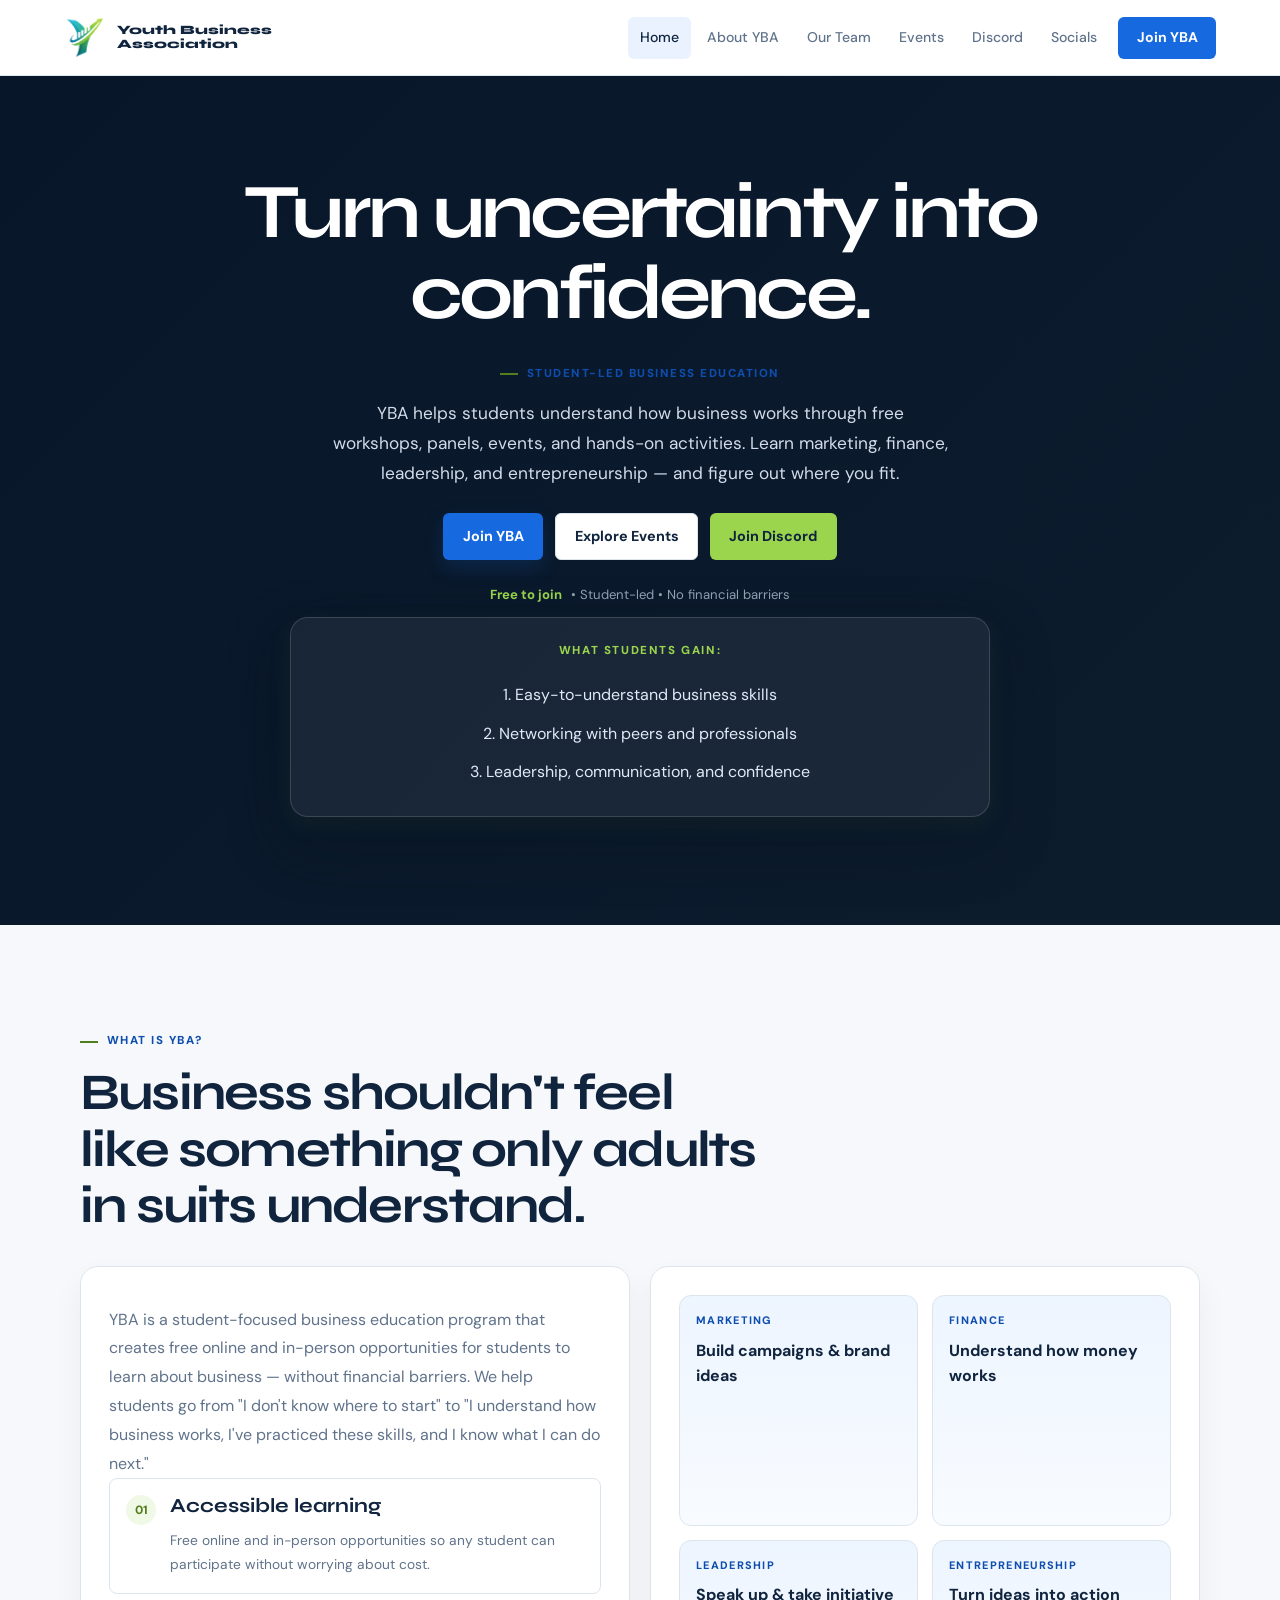
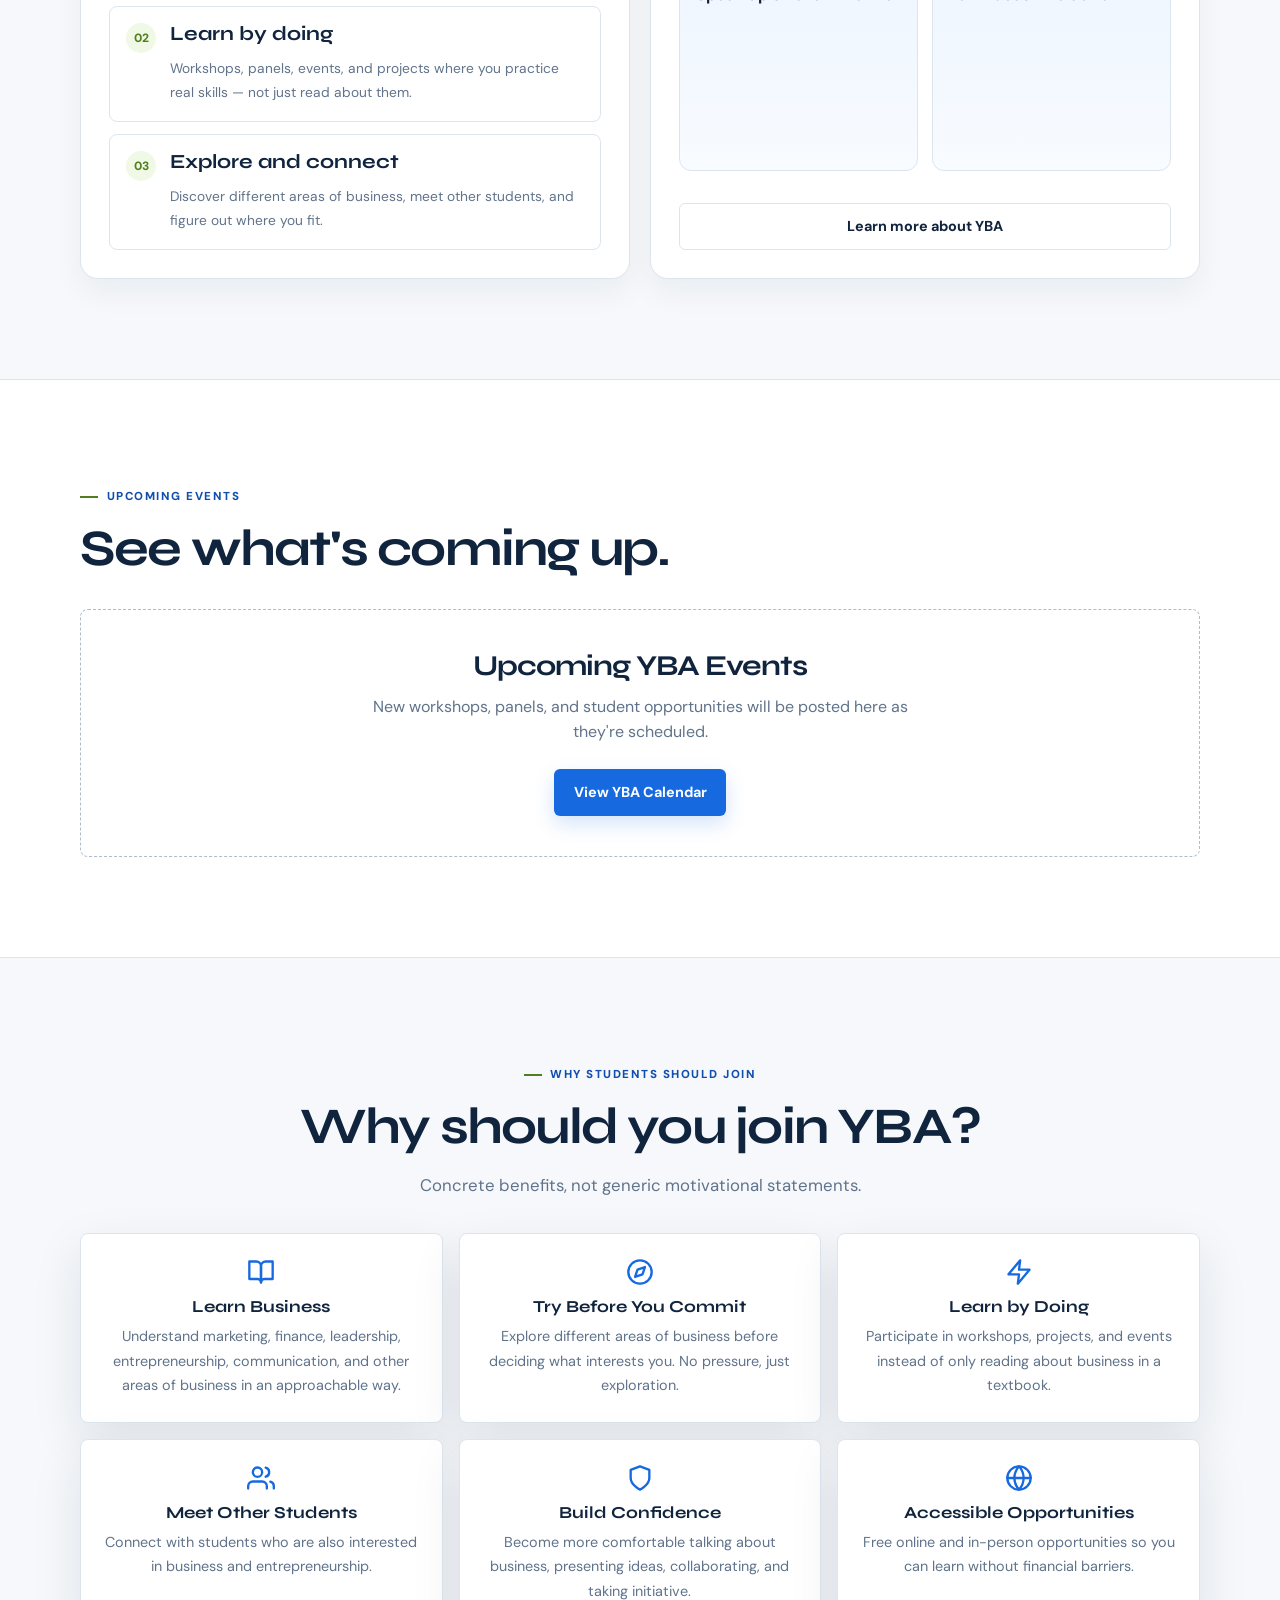
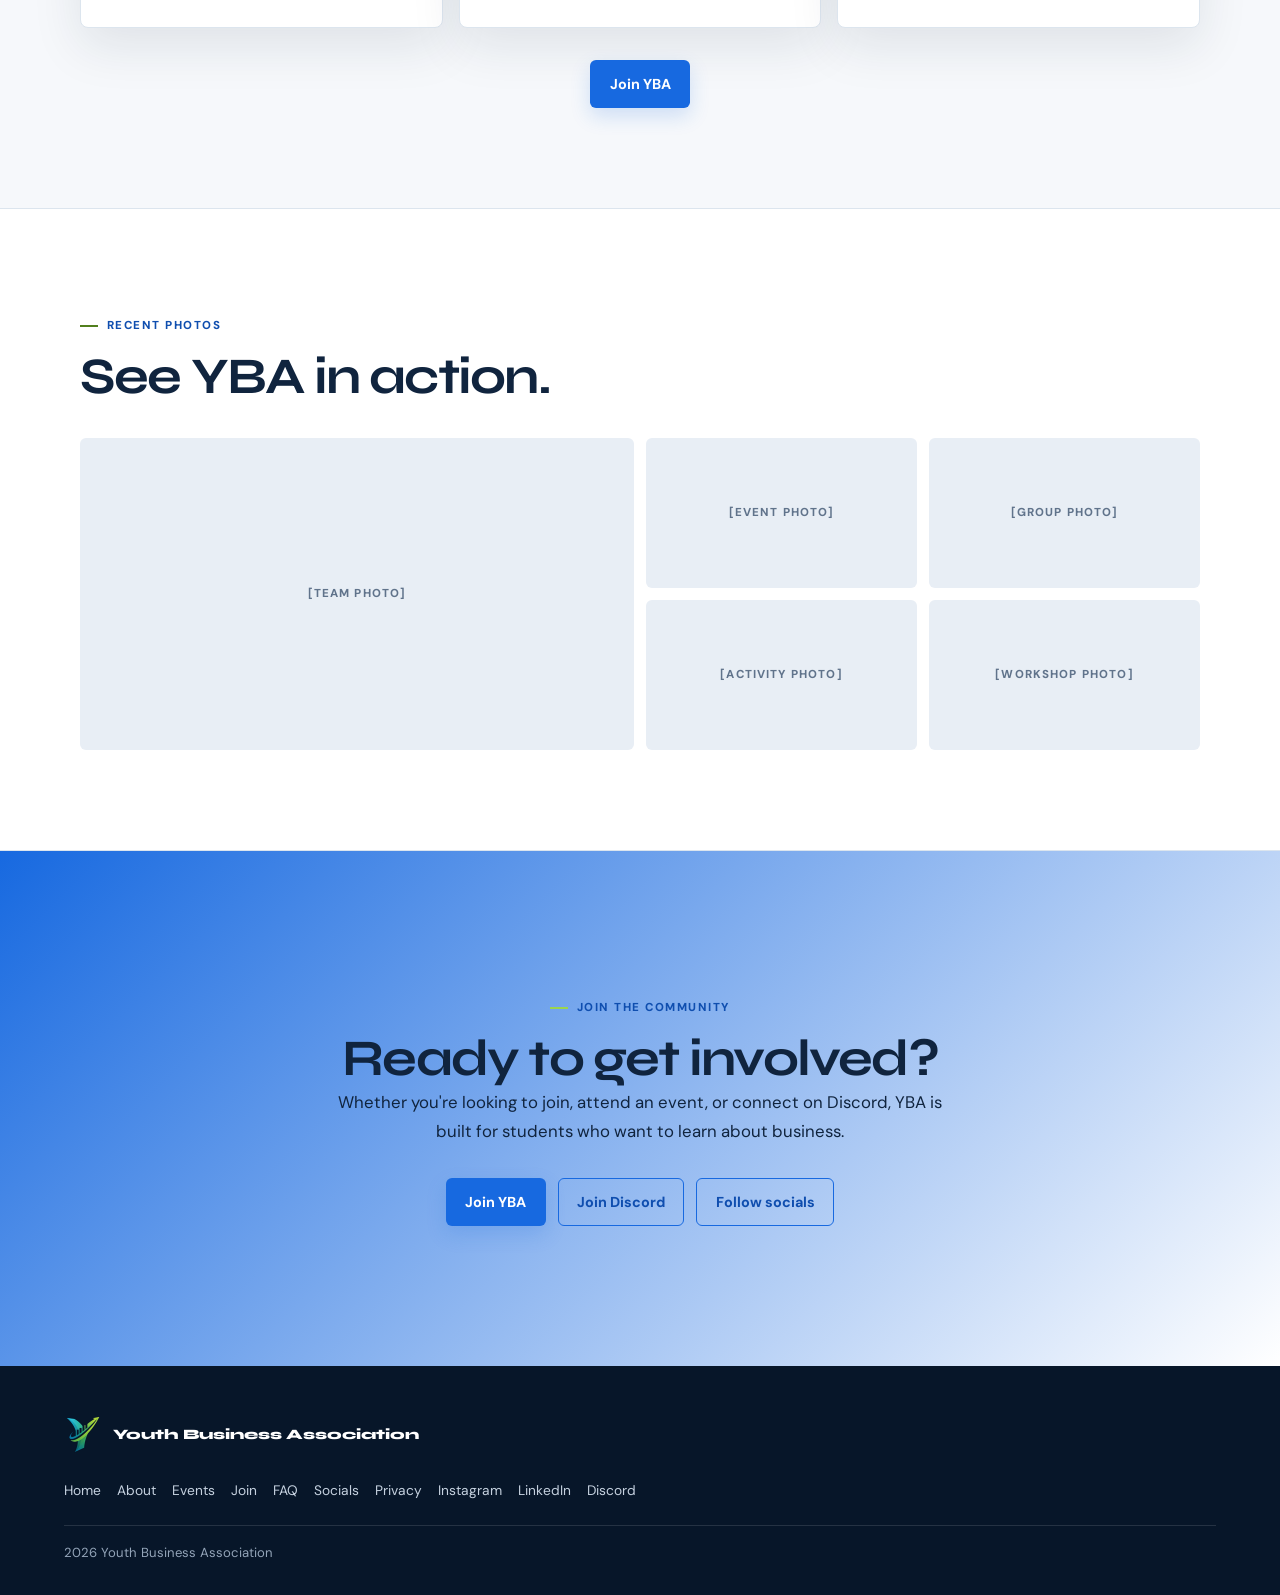
<file: index.html>
<!DOCTYPE html>
<html lang="en">
<head>
<meta charset="UTF-8">
<meta name="viewport" content="width=device-width, initial-scale=1.0">
<meta name="description" content="Youth Business Association is a free student business education program helping students learn, practice, and explore business through workshops, panels, events, and community.">
<meta name="author" content="Youth Business Association">
<meta name="robots" content="index,follow,max-image-preview:large">
<meta name="theme-color" content="#0a1628">
<link rel="canonical" href="https://youthbizassociation.github.io/yba/">
<meta property="og:title" content="Youth Business Association | Free Business Education for Students">
<meta property="og:description" content="YBA helps students learn business through free workshops, panels, events, and community. Explore marketing, finance, leadership, and entrepreneurship.">
<meta property="og:type" content="website">
<meta property="og:url" content="https://youthbizassociation.github.io/yba/">
<meta property="og:image" content="https://youthbizassociation.github.io/yba/images/logo-social.png">
<meta property="og:image:alt" content="Youth Business Association logo">
<meta property="og:image:width" content="512">
<meta property="og:image:height" content="550">
<meta property="og:site_name" content="Youth Business Association">
<meta name="twitter:card" content="summary_large_image">
<meta name="twitter:title" content="Youth Business Association | Free Business Education for Students">
<meta name="twitter:description" content="YBA helps students learn business through free workshops, panels, events, and community.">
<meta name="twitter:image" content="https://youthbizassociation.github.io/yba/images/logo-social.png">
<title>Youth Business Association | Free Business Education for Students</title>
<link rel="icon" type="image/png" href="images/logo-nav.png">
<link rel="apple-touch-icon" href="images/logo-nav.png">
<link rel="manifest" href="site.webmanifest">
<link rel="preconnect" href="https://fonts.googleapis.com">
<link rel="preconnect" href="https://fonts.gstatic.com" crossorigin>
<link href="https://fonts.googleapis.com/css2?family=Syne:wght@400;600;700;800&family=DM+Sans:ital,wght@0,300;0,400;0,500;1,300&display=swap" rel="stylesheet">
<link rel="preload" as="image" href="images/logo-nav.png">
<link rel="stylesheet" href="styles.css">
<script type="application/ld+json">
{
  "@context": "https://schema.org",
  "@graph": [
    {
      "@type": "Organization",
      "name": "Youth Business Association",
      "url": "https://youthbizassociation.github.io/yba/",
      "logo": "https://youthbizassociation.github.io/yba/images/logo-social.png",
      "email": "youthbusinessassociation@outlook.com",
      "description": "A student-focused business education program offering free workshops, panels, events, and community for students.",
      "foundingDate": "2025",
      "sameAs": [
        "https://www.instagram.com/youth_business.a",
        "https://www.linkedin.com/company/youth-biz-association/",
        "https://discord.gg/QXCjg9n4sF"
      ]
    },
    {
      "@type": "WebSite",
      "name": "Youth Business Association",
      "url": "https://youthbizassociation.github.io/yba/"
    }
  ]
}
</script>
</head>
<body data-page="home">
<nav aria-label="Primary">
  <a href="index.html" class="nav-logo" aria-label="Youth Business Association home">
    <img class="brand-mark" src="images/logo-nav.png" alt="" width="46" height="50" decoding="async">
    <div class="nav-brand">Youth Business<br>Association</div>
  </a>
  <div class="nav-actions">
    <button class="nav-toggle" type="button" aria-expanded="false" aria-controls="primary-nav" aria-label="Toggle navigation menu">
      <div class="nav-toggle__icon" aria-hidden="true">
        <span></span>
        <span></span>
        <span></span>
      </div>
    </button>
    <ul class="nav-links" id="primary-nav" role="list">
      <li><a href="index.html">Home</a></li>
      <li><a href="about.html">About YBA</a></li>
      <li><a href="about.html#team">Our Team</a></li>
      <li><a href="events.html">Events</a></li>
      <li><a href="https://discord.gg/QXCjg9n4sF" target="_blank" rel="noopener noreferrer">Discord</a></li>
      <li><a href="socials.html">Socials</a></li>
      <li><a href="join.html" class="nav-cta">Join YBA</a></li>
    </ul>
  </div>
</nav>

<main id="main-content" class="page-main">
  <section class="yba-hero">
    <div class="container yba-hero__inner">
      <h1 class="yba-hero__title reveal">Turn uncertainty into confidence.</h1>
      <div class="yba-hero__content reveal">
        <div class="eyebrow">Student-led business education</div>
        <p class="lead">YBA helps students understand how business works through free workshops, panels, events, and hands-on activities. Learn marketing, finance, leadership, and entrepreneurship — and figure out where you fit.</p>
        <div class="btn-row">
          <a href="join.html" class="btn btn-primary">Join YBA</a>
          <a href="events.html" class="btn btn-ghost">Explore Events</a>
          <a href="https://discord.gg/QXCjg9n4sF" class="btn btn-green" target="_blank" rel="noopener noreferrer">Join Discord</a>
        </div>
        <div class="hero-note"><strong>Free to join</strong> • Student-led • No financial barriers</div>
      </div>
      <div class="yba-hero__panel reveal">
        <div class="yba-panel-card">
          <div class="panel-kicker">What students gain:</div>
          <ul>
            <li>1. Easy-to-understand business skills</li>
            <li>2. Networking with peers and professionals</li>
            <li>3. Leadership, communication, and confidence</li>
          </ul>
        </div>
      </div>
    </div>
  </section>

  <section class="section">
    <div class="container">
      <div class="section-heading">
        <div class="eyebrow">What is YBA?</div>
        <h2>Business shouldn't feel like something only adults in suits understand.</h2>
      </div>
      <div class="split-grid">
        <div class="feature-panel reveal">
          <p>YBA is a student-focused business education program that creates free online and in-person opportunities for students to learn about business — without financial barriers. We help students go from "I don't know where to start" to "I understand how business works, I've practiced these skills, and I know what I can do next."</p>
          <div class="value-list">
            <div class="value-item">
              <div class="value-icon">01</div>
              <div>
                <h3>Accessible learning</h3>
                <p>Free online and in-person opportunities so any student can participate without worrying about cost.</p>
              </div>
            </div>
            <div class="value-item">
              <div class="value-icon">02</div>
              <div>
                <h3>Learn by doing</h3>
                <p>Workshops, panels, events, and projects where you practice real skills — not just read about them.</p>
              </div>
            </div>
            <div class="value-item">
              <div class="value-icon">03</div>
              <div>
                <h3>Explore and connect</h3>
                <p>Discover different areas of business, meet other students, and figure out where you fit.</p>
              </div>
            </div>
          </div>
        </div>
        <div class="feature-panel reveal">
          <div class="mini-grid">
            <div class="mini-card">
              <span>Marketing</span>
              <strong>Build campaigns &amp; brand ideas</strong>
            </div>
            <div class="mini-card">
              <span>Finance</span>
              <strong>Understand how money works</strong>
            </div>
            <div class="mini-card">
              <span>Leadership</span>
              <strong>Speak up &amp; take initiative</strong>
            </div>
            <div class="mini-card">
              <span>Entrepreneurship</span>
              <strong>Turn ideas into action</strong>
            </div>
          </div>
          <a href="about.html" class="btn btn-ghost btn-inline">Learn more about YBA</a>
        </div>
      </div>
    </div>
  </section>

  <section class="section section--tint">
    <div class="container">
      <div class="section-heading">
        <div class="eyebrow">Upcoming events</div>
        <h2>See what's coming up.</h2>
      </div>
      <div class="empty-state">
        <h2>Upcoming YBA Events</h2>
        <p>New workshops, panels, and student opportunities will be posted here as they're scheduled.</p>
        <a href="events.html#calendar" class="btn btn-primary" style="margin-top: 1.5rem;">View YBA Calendar</a>
      </div>
    </div>
  </section>

  <section class="section">
    <div class="container">
      <div class="section-heading center">
        <div class="eyebrow">Why students should join</div>
        <h2>Why should you join YBA?</h2>
        <p>Concrete benefits, not generic motivational statements.</p>
      </div>
      <div class="why-join-grid">
        <article class="why-join-card reveal">
          <div class="why-join-icon" aria-hidden="true"><svg width="28" height="28" viewBox="0 0 24 24" fill="none" stroke="currentColor" stroke-width="2" stroke-linecap="round" stroke-linejoin="round"><path d="M2 3h6a4 4 0 0 1 4 4v14a3 3 0 0 0-3-3H2z"/><path d="M22 3h-6a4 4 0 0 0-4 4v14a3 3 0 0 1 3-3h7z"/></svg></div>
          <h3>Learn Business</h3>
          <p>Understand marketing, finance, leadership, entrepreneurship, communication, and other areas of business in an approachable way.</p>
        </article>
        <article class="why-join-card reveal">
          <div class="why-join-icon" aria-hidden="true"><svg width="28" height="28" viewBox="0 0 24 24" fill="none" stroke="currentColor" stroke-width="2" stroke-linecap="round" stroke-linejoin="round"><circle cx="12" cy="12" r="10"/><polygon points="16.24 7.76 14.12 14.12 7.76 16.24 9.88 9.88 16.24 7.76"/></svg></div>
          <h3>Try Before You Commit</h3>
          <p>Explore different areas of business before deciding what interests you. No pressure, just exploration.</p>
        </article>
        <article class="why-join-card reveal">
          <div class="why-join-icon" aria-hidden="true"><svg width="28" height="28" viewBox="0 0 24 24" fill="none" stroke="currentColor" stroke-width="2" stroke-linecap="round" stroke-linejoin="round"><polygon points="13 2 3 14 12 14 11 22 21 10 12 10 13 2"/></svg></div>
          <h3>Learn by Doing</h3>
          <p>Participate in workshops, projects, and events instead of only reading about business in a textbook.</p>
        </article>
        <article class="why-join-card reveal">
          <div class="why-join-icon" aria-hidden="true"><svg width="28" height="28" viewBox="0 0 24 24" fill="none" stroke="currentColor" stroke-width="2" stroke-linecap="round" stroke-linejoin="round"><path d="M17 21v-2a4 4 0 0 0-4-4H5a4 4 0 0 0-4 4v2"/><circle cx="9" cy="7" r="4"/><path d="M23 21v-2a4 4 0 0 0-3-3.87"/><path d="M16 3.13a4 4 0 0 1 0 7.75"/></svg></div>
          <h3>Meet Other Students</h3>
          <p>Connect with students who are also interested in business and entrepreneurship.</p>
        </article>
        <article class="why-join-card reveal">
          <div class="why-join-icon" aria-hidden="true"><svg width="28" height="28" viewBox="0 0 24 24" fill="none" stroke="currentColor" stroke-width="2" stroke-linecap="round" stroke-linejoin="round"><path d="M12 22s8-4 8-10V5l-8-3-8 3v7c0 6 8 10 8 10z"/></svg></div>
          <h3>Build Confidence</h3>
          <p>Become more comfortable talking about business, presenting ideas, collaborating, and taking initiative.</p>
        </article>
        <article class="why-join-card reveal">
          <div class="why-join-icon" aria-hidden="true"><svg width="28" height="28" viewBox="0 0 24 24" fill="none" stroke="currentColor" stroke-width="2" stroke-linecap="round" stroke-linejoin="round"><circle cx="12" cy="12" r="10"/><line x1="2" y1="12" x2="22" y2="12"/><path d="M12 2a15.3 15.3 0 0 1 4 10 15.3 15.3 0 0 1-4 10 15.3 15.3 0 0 1-4-10 15.3 15.3 0 0 1 4-10z"/></svg></div>
          <h3>Accessible Opportunities</h3>
          <p>Free online and in-person opportunities so you can learn without financial barriers.</p>
        </article>
      </div>
      <div class="btn-row center-row" style="margin-top: 2rem;">
        <a href="join.html" class="btn btn-primary">Join YBA</a>
      </div>
    </div>
  </section>



  <section class="section section--tint">
    <div class="container">
      <div class="section-heading">
        <div class="eyebrow">Recent photos</div>
        <h2>See YBA in action.</h2>
      </div>
      <div class="gallery-grid reveal">
        <div class="gallery-placeholder">[TEAM PHOTO]</div>
        <div class="gallery-placeholder">[EVENT PHOTO]</div>
        <div class="gallery-placeholder">[GROUP PHOTO]</div>
        <div class="gallery-placeholder">[ACTIVITY PHOTO]</div>
        <div class="gallery-placeholder">[WORKSHOP PHOTO]</div>
      </div>
    </div>
  </section>



  <section class="section cta-band">
    <div class="container cta-band__inner">
      <div class="section-heading center">
        <div class="eyebrow">Join the community</div>
        <h2>Ready to get involved?</h2>
        <p>Whether you're looking to join, attend an event, or connect on Discord, YBA is built for students who want to learn about business.</p>
      </div>
      <div class="btn-row center-row">
        <a href="join.html" class="btn btn-primary">Join YBA</a>
        <a href="https://discord.gg/QXCjg9n4sF" class="btn btn-ghost" target="_blank" rel="noopener noreferrer">Join Discord</a>
        <a href="https://www.instagram.com/youth_business.a" class="btn btn-ghost" target="_blank" rel="noopener noreferrer">Follow socials</a>
      </div>
    </div>
  </section>
</main>

<footer>
  <div class="footer-logo">
    <img src="images/logo-footer.png" alt="" width="38" height="41" decoding="async">
    <div class="footer-brand">Youth Business Association</div>
  </div>
  <div class="footer-links">
    <a href="index.html">Home</a>
    <a href="about.html">About</a>
    <a href="events.html">Events</a>
    <a href="join.html">Join</a>
    <a href="about.html#faq">FAQ</a>
    <a href="socials.html">Socials</a>
    <a href="privacy.html">Privacy</a>
    <a href="https://www.instagram.com/youth_business.a" target="_blank" rel="noopener noreferrer">Instagram</a>
    <a href="https://www.linkedin.com/company/youth-biz-association/" target="_blank" rel="noopener noreferrer">LinkedIn</a>
    <a href="https://discord.gg/QXCjg9n4sF" target="_blank" rel="noopener noreferrer">Discord</a>
  </div>
  <div class="footer-copy"><span id="copyright-year">2026</span> Youth Business Association</div>
</footer>



<script src="scripts/main.js" defer></script>
</body>
</html>
</file>
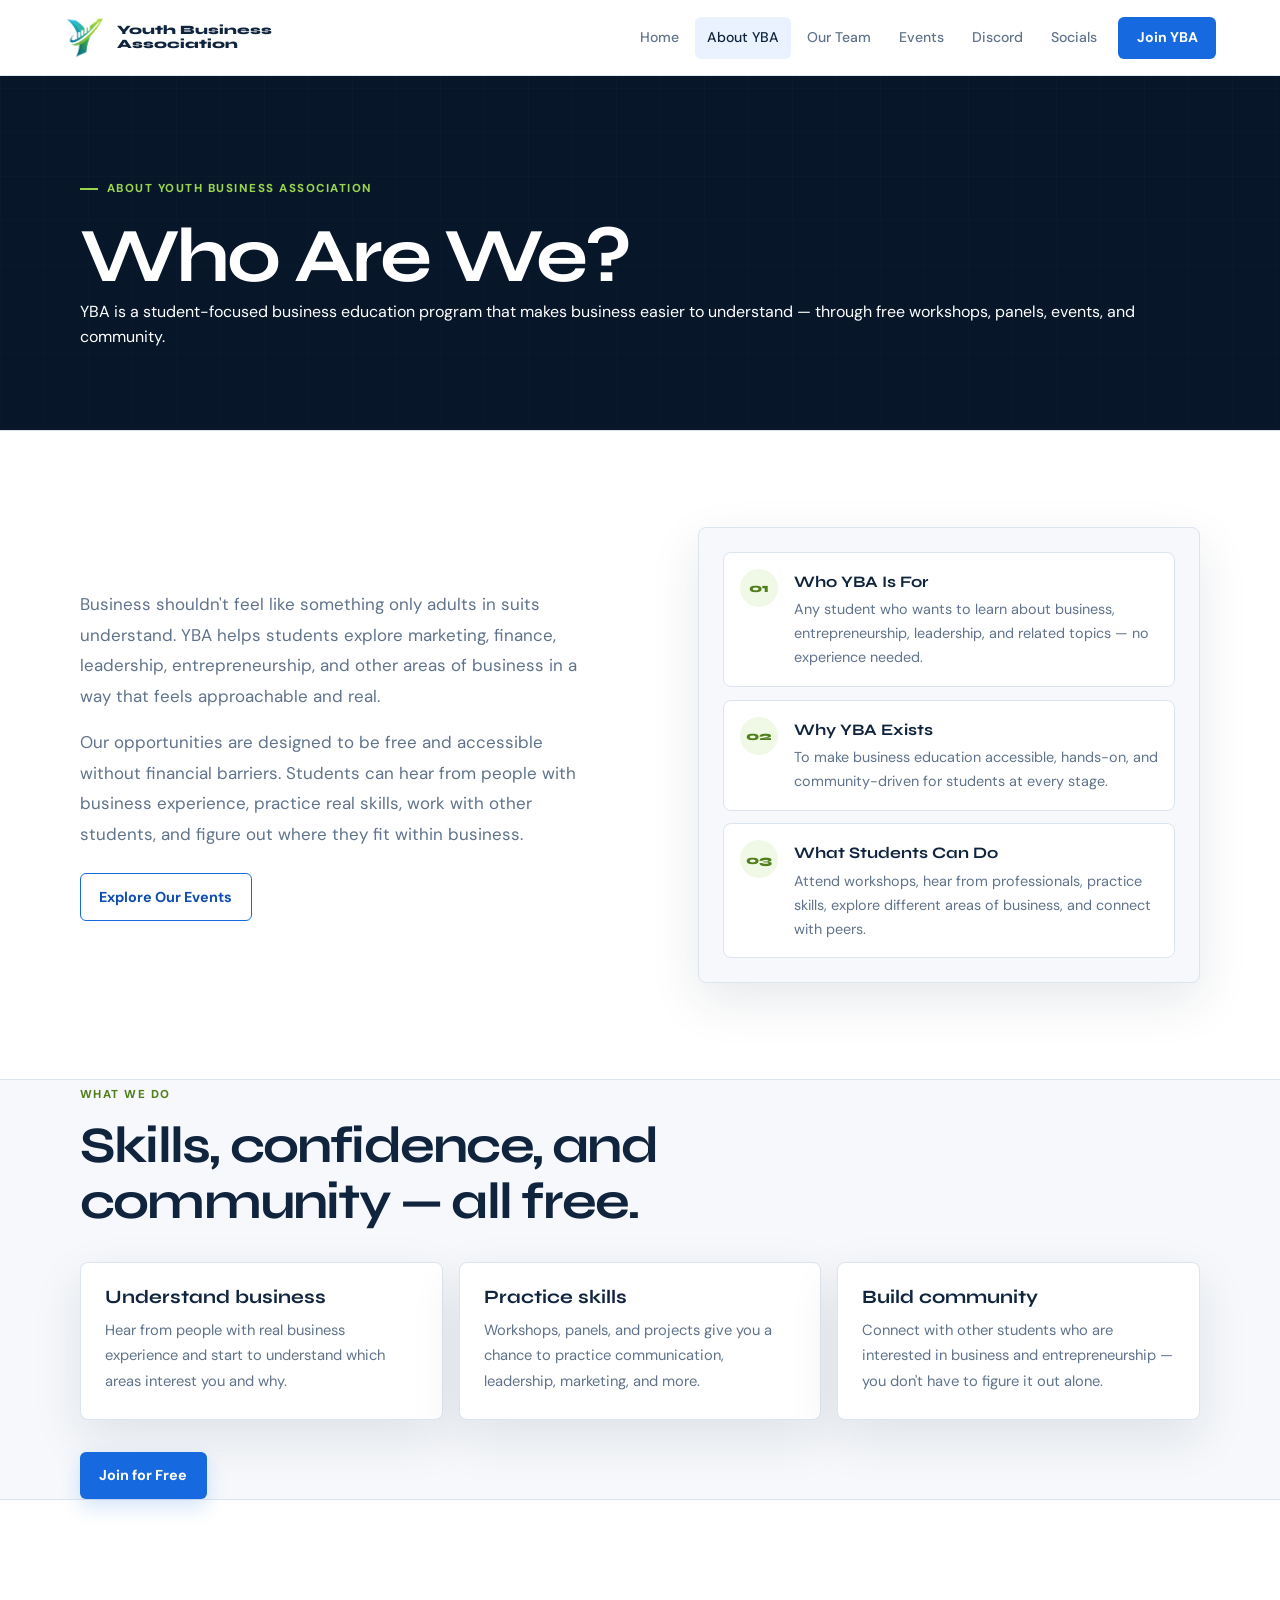
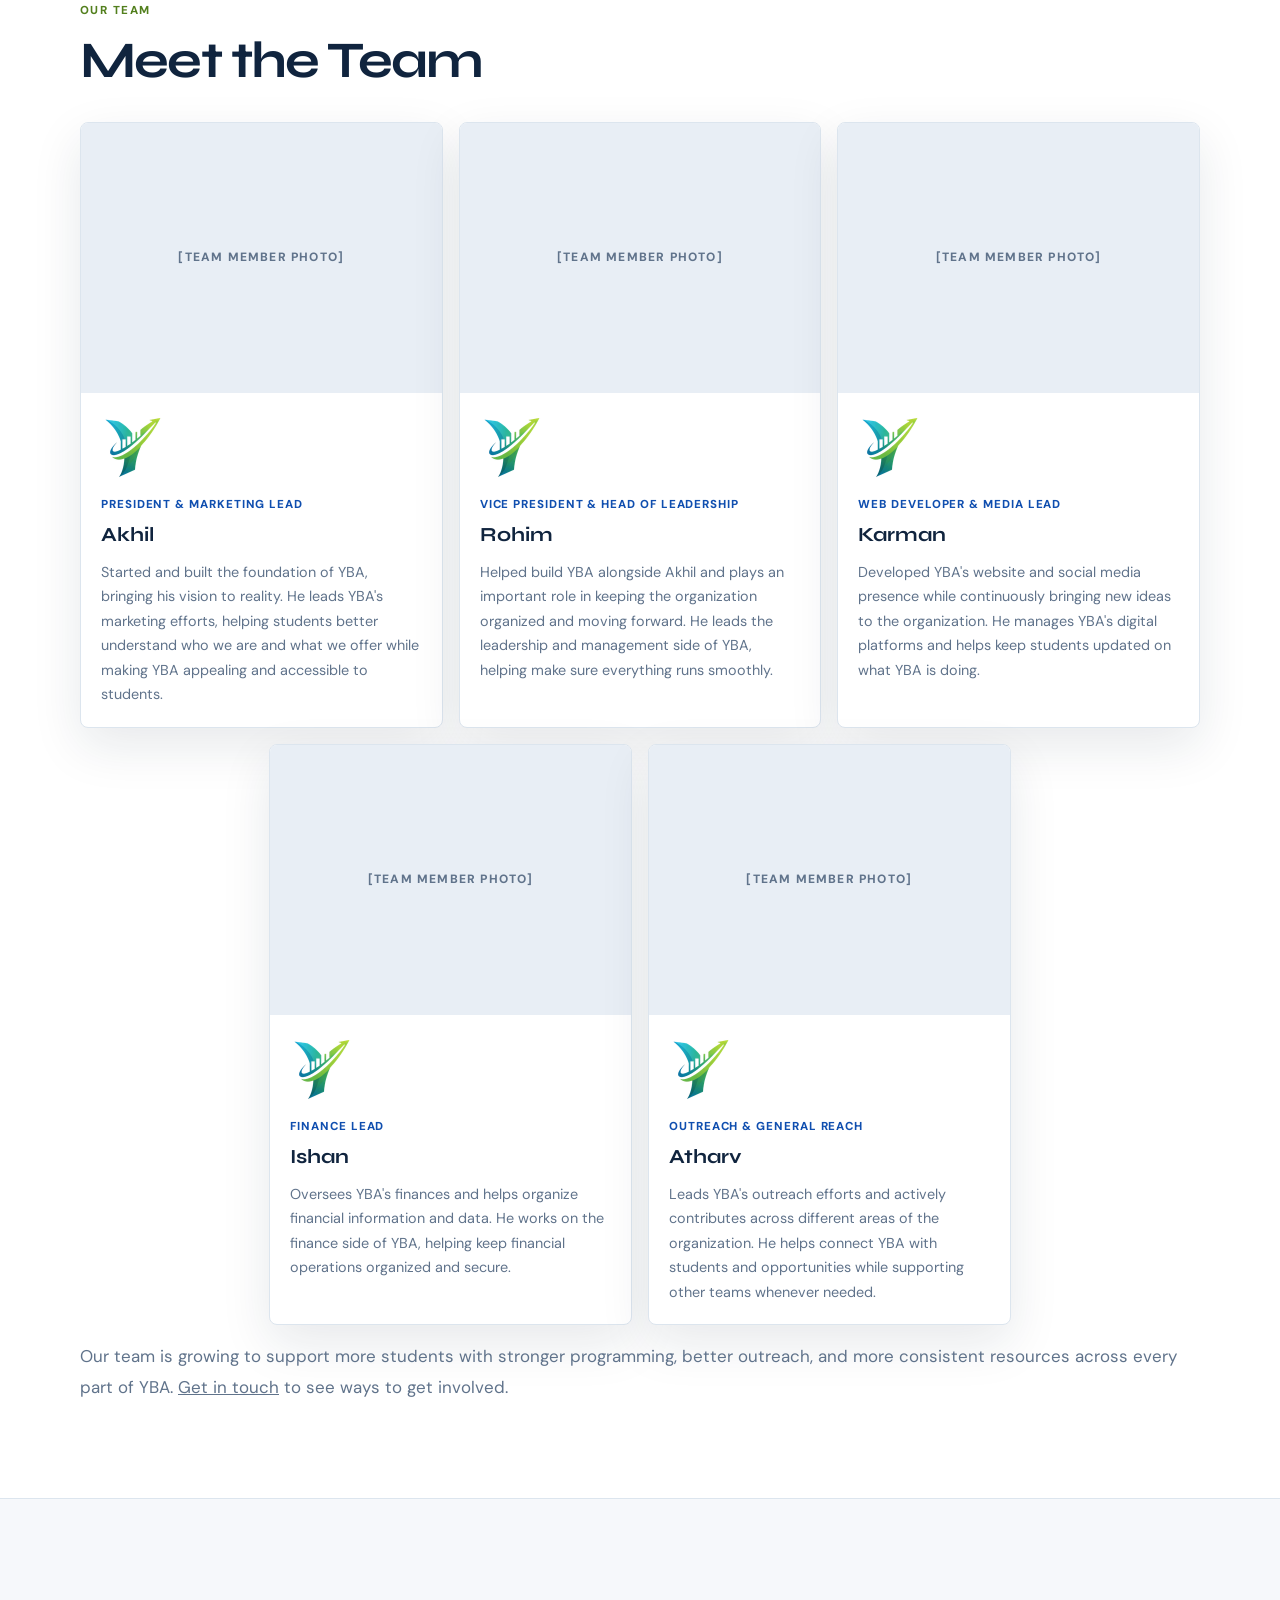
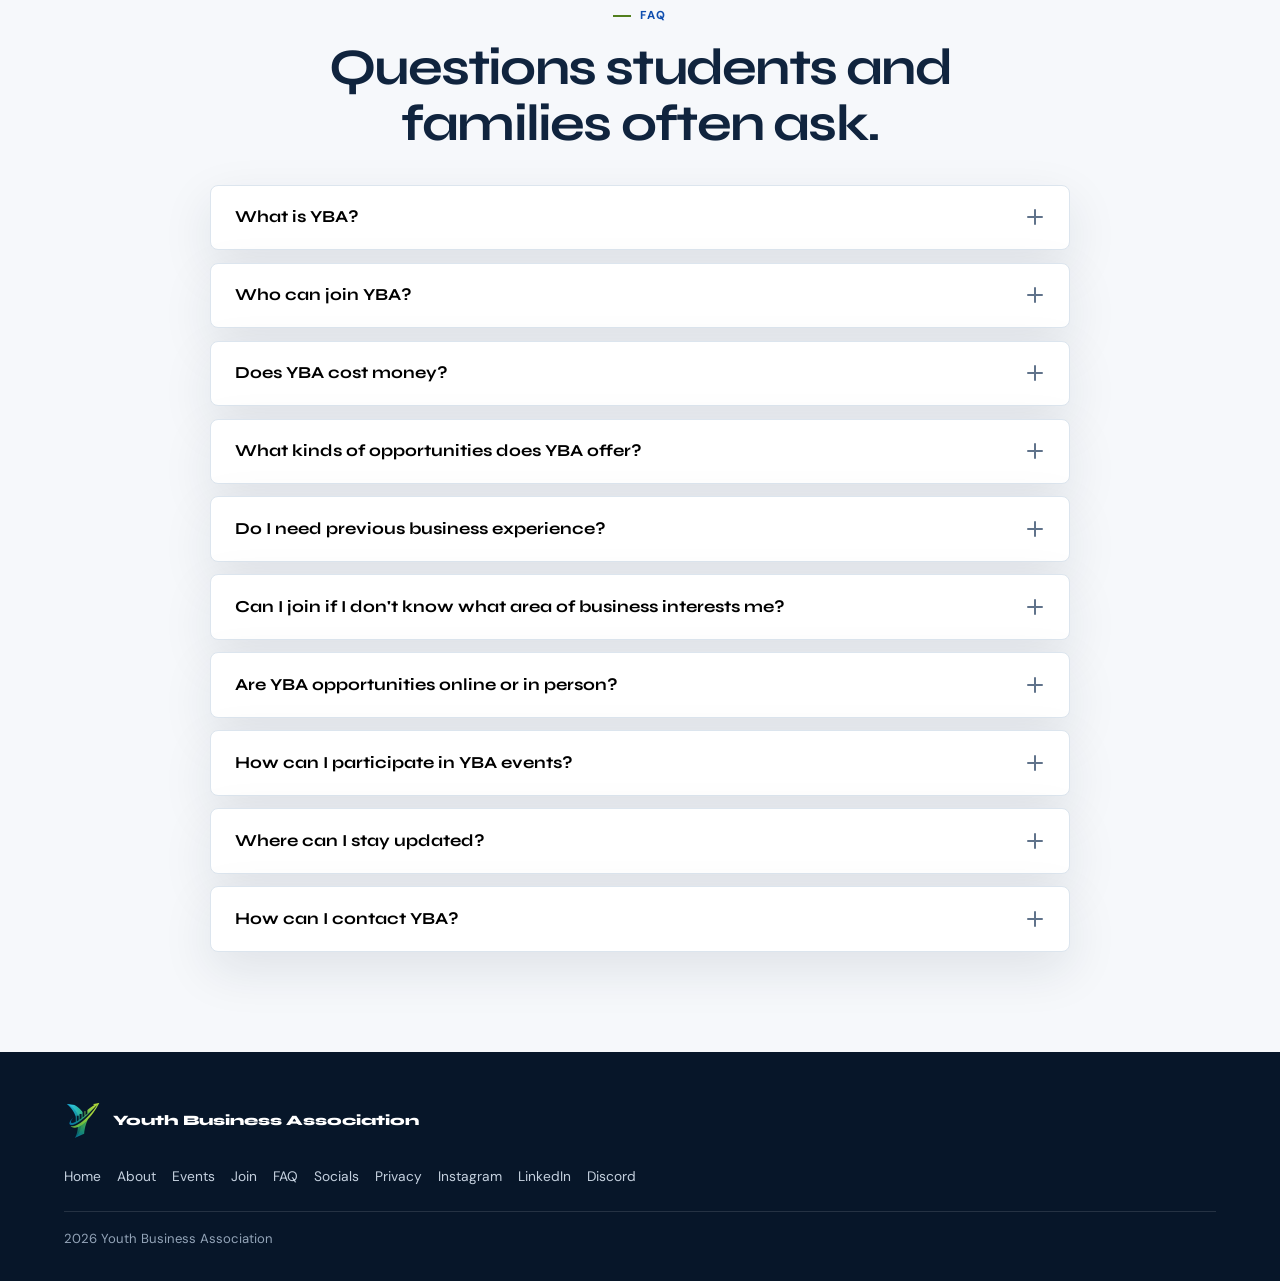
<file: about.html>
<!DOCTYPE html>
<html lang="en">
<head>
<meta charset="UTF-8">
<meta name="viewport" content="width=device-width, initial-scale=1.0">
<meta name="description" content="Learn about Youth Business Association — a free student business education program helping students build confidence, skills, and connections through workshops, panels, and community.">
<meta name="author" content="Youth Business Association">
<meta name="robots" content="index,follow,max-image-preview:large">
<meta name="theme-color" content="#0a1628">
<link rel="canonical" href="https://youthbizassociation.github.io/yba/about.html">
<meta property="og:title" content="Who Are We? | Youth Business Association">
<meta property="og:description" content="Learn about Youth Business Association — a free student business education program helping students build confidence, skills, and connections.">
<meta property="og:type" content="website">
<meta property="og:url" content="https://youthbizassociation.github.io/yba/about.html">
<meta property="og:image" content="https://youthbizassociation.github.io/yba/images/logo-social.png">
<meta property="og:image:alt" content="Youth Business Association logo">
<meta property="og:image:width" content="512">
<meta property="og:image:height" content="550">
<meta property="og:site_name" content="Youth Business Association">
<meta name="twitter:card" content="summary_large_image">
<meta name="twitter:title" content="Who Are We? | Youth Business Association">
<meta name="twitter:description" content="Learn about Youth Business Association — a free student business education program helping students build confidence, skills, and connections.">
<meta name="twitter:image" content="https://youthbizassociation.github.io/yba/images/logo-social.png">
<title>Who Are We? | Youth Business Association</title>
<link rel="icon" type="image/png" href="images/logo-nav.png">
<link rel="apple-touch-icon" href="images/logo-nav.png">
<link rel="manifest" href="site.webmanifest">
<link rel="preconnect" href="https://fonts.googleapis.com">
<link rel="preconnect" href="https://fonts.gstatic.com" crossorigin>
<link href="https://fonts.googleapis.com/css2?family=Syne:wght@400;600;700;800&family=DM+Sans:ital,wght@0,300;0,400;0,500;1,300&display=swap" rel="stylesheet">
<link rel="preload" as="image" href="images/logo-nav.png">
<link rel="stylesheet" href="styles.css">
<script type="application/ld+json">
{
  "@context": "https://schema.org",
  "@type": "AboutPage",
  "name": "Who Are We? — Youth Business Association",
  "url": "https://youthbizassociation.github.io/yba/about.html",
  "publisher": {
    "@type": "Organization",
    "name": "Youth Business Association",
    "url": "https://youthbizassociation.github.io/yba/",
    "logo": "https://youthbizassociation.github.io/yba/images/logo-social.png",
    "email": "youthbusinessassociation@outlook.com",
    "sameAs": [
      "https://www.instagram.com/youth_business.a",
      "https://www.linkedin.com/company/youth-biz-association/",
      "https://discord.gg/QXCjg9n4sF"
    ]
  }
}
</script>
</head>
<body data-page="about">
<nav aria-label="Primary">
  <a href="index.html" class="nav-logo" aria-label="Youth Business Association home">
    <img class="brand-mark" src="images/logo-nav.png" alt="" width="46" height="50" decoding="async">
    <div class="nav-brand">Youth Business<br>Association</div>
  </a>
  <div class="nav-actions">
    <button class="nav-toggle" type="button" aria-expanded="false" aria-controls="primary-nav" aria-label="Toggle navigation menu">
      <div class="nav-toggle__icon" aria-hidden="true">
        <span></span>
        <span></span>
        <span></span>
      </div>
    </button>
    <ul class="nav-links" id="primary-nav" role="list">
      <li><a href="index.html">Home</a></li>
      <li><a href="about.html">About YBA</a></li>
      <li><a href="#team">Our Team</a></li>
      <li><a href="events.html">Events</a></li>
      <li><a href="https://discord.gg/QXCjg9n4sF" target="_blank" rel="noopener noreferrer">Discord</a></li>
      <li><a href="socials.html">Socials</a></li>
      <li><a href="join.html" class="nav-cta">Join YBA</a></li>
    </ul>
  </div>
</nav>

<main id="main-content" class="page-main">
  <section class="page-hero">
    <div class="hero-grid" aria-hidden="true"></div>
    <div class="section-inner page-hero-inner">
      <div class="hero-badge"><span aria-hidden="true"></span> About Youth Business Association</div>
      <h1>Who Are We?</h1>
      <p>YBA is a student-focused business education program that makes business easier to understand — through free workshops, panels, events, and community.</p>
    </div>
  </section>

  <section class="mission" id="who-we-are">
    <div class="section-inner">
      <div class="mission-grid">
        <div>
          <p class="section-sub">Business shouldn't feel like something only adults in suits understand. YBA helps students explore marketing, finance, leadership, entrepreneurship, and other areas of business in a way that feels approachable and real.</p>
          <p class="mission-copy">Our opportunities are designed to be free and accessible without financial barriers. Students can hear from people with business experience, practice real skills, work with other students, and figure out where they fit within business.</p>
          <a href="events.html" class="btn-outline mission-cta">Explore Our Events</a>
        </div>
        <div class="mission-visual reveal">
          <div class="pillars">
            <div class="pillar">
              <div class="pillar-icon" aria-hidden="true">01</div>
              <div>
                <div class="pillar-title">Who YBA Is For</div>
                <div class="pillar-desc">Any student who wants to learn about business, entrepreneurship, leadership, and related topics — no experience needed.</div>
              </div>
            </div>
            <div class="pillar">
              <div class="pillar-icon" aria-hidden="true">02</div>
              <div>
                <div class="pillar-title">Why YBA Exists</div>
                <div class="pillar-desc">To make business education accessible, hands-on, and community-driven for students at every stage.</div>
              </div>
            </div>
            <div class="pillar">
              <div class="pillar-icon" aria-hidden="true">03</div>
              <div>
                <div class="pillar-title">What Students Can Do</div>
                <div class="pillar-desc">Attend workshops, hear from professionals, practice skills, explore different areas of business, and connect with peers.</div>
              </div>
            </div>
          </div>
        </div>
      </div>
    </div>
  </section>

  <section>
    <div class="section-inner">
      <div class="section-label">What We Do</div>
      <h2 class="section-title">Skills, confidence, and community — all free.</h2>
      <div class="feature-grid">
        <article class="feature-card reveal">
          <h3>Understand business</h3>
          <p>Hear from people with real business experience and start to understand which areas interest you and why.</p>
        </article>
        <article class="feature-card reveal">
          <h3>Practice skills</h3>
          <p>Workshops, panels, and projects give you a chance to practice communication, leadership, marketing, and more.</p>
        </article>
        <article class="feature-card reveal">
          <h3>Build community</h3>
          <p>Connect with other students who are interested in business and entrepreneurship — you don't have to figure it out alone.</p>
        </article>
      </div>
      <div class="section-actions">
        <a href="join.html" class="btn-primary">Join for Free</a>
      </div>
    </div>
  </section>

  <section class="mission">
    <div class="section-inner" id="team">
      <div class="section-label">Our Team</div>
      <h2 class="section-title">Meet the Team</h2>
      <div class="leadership-grid">
        <article class="e-card reveal leadership-card">
          <div class="person-photo">[TEAM MEMBER PHOTO]</div>
          <div class="infotop">
            <img src="images/logo-team.png" alt="Akhil, President and Marketing Lead at Youth Business Association" class="icon leadership-logo" width="64" height="69" decoding="async" loading="lazy">
            <div class="leadership-role">President &amp; Marketing Lead</div>
            <div class="name">Akhil</div>
            <p class="leadership-summary">Started and built the foundation of YBA, bringing his vision to reality. He leads YBA's marketing efforts, helping students better understand who we are and what we offer while making YBA appealing and accessible to students.</p>
          </div>
        </article>
        <article class="e-card reveal leadership-card">
          <div class="person-photo">[TEAM MEMBER PHOTO]</div>
          <div class="infotop">
            <img src="images/logo-team.png" alt="Rohim, Vice President and Head of Leadership at Youth Business Association" class="icon leadership-logo" width="64" height="69" decoding="async" loading="lazy">
            <div class="leadership-role">Vice President &amp; Head of Leadership</div>
            <div class="name">Rohim</div>
            <p class="leadership-summary">Helped build YBA alongside Akhil and plays an important role in keeping the organization organized and moving forward. He leads the leadership and management side of YBA, helping make sure everything runs smoothly.</p>
          </div>
        </article>
        <article class="e-card reveal leadership-card">
          <div class="person-photo">[TEAM MEMBER PHOTO]</div>
          <div class="infotop">
            <img src="images/logo-team.png" alt="Karman, Web Developer and Media Lead at Youth Business Association" class="icon leadership-logo" width="64" height="69" decoding="async" loading="lazy">
            <div class="leadership-role">Web Developer &amp; Media Lead</div>
            <div class="name">Karman</div>
            <p class="leadership-summary">Developed YBA's website and social media presence while continuously bringing new ideas to the organization. He manages YBA's digital platforms and helps keep students updated on what YBA is doing.</p>
          </div>
        </article>
        <article class="e-card reveal leadership-card">
          <div class="person-photo">[TEAM MEMBER PHOTO]</div>
          <div class="infotop">
            <img src="images/logo-team.png" alt="Ishan, Finance Lead at Youth Business Association" class="icon leadership-logo" width="64" height="69" decoding="async" loading="lazy">
            <div class="leadership-role">Finance Lead</div>
            <div class="name">Ishan</div>
            <p class="leadership-summary">Oversees YBA's finances and helps organize financial information and data. He works on the finance side of YBA, helping keep financial operations organized and secure.</p>
          </div>
        </article>
        <article class="e-card reveal leadership-card">
          <div class="person-photo">[TEAM MEMBER PHOTO]</div>
          <div class="infotop">
            <img src="images/logo-team.png" alt="Atharv, Outreach and General Reach at Youth Business Association" class="icon leadership-logo" width="64" height="69" decoding="async" loading="lazy">
            <div class="leadership-role">Outreach &amp; General Reach</div>
            <div class="name">Atharv</div>
            <p class="leadership-summary">Leads YBA's outreach efforts and actively contributes across different areas of the organization. He helps connect YBA with students and opportunities while supporting other teams whenever needed.</p>
          </div>
        </article>
      </div>
      <p class="mission-copy">Our team is growing to support more students with stronger programming, better outreach, and more consistent resources across every part of YBA. <a href="mailto:youthbusinessassociation@outlook.com">Get in touch</a> to see ways to get involved.</p>
    </div>
  </section>

  <section class="section" id="faq">
    <div class="section-inner">
      <div class="section-heading center">
        <div class="eyebrow">FAQ</div>
        <h2>Questions students and families often ask.</h2>
      </div>
      <div class="faq-list">
        <article class="faq-item reveal">
          <button class="faq-toggle" type="button" aria-expanded="false">
            <h3>What is YBA?</h3>
            <span class="faq-icon" aria-hidden="true"></span>
          </button>
          <div class="faq-answer">
            <p>YBA is a student-focused business education program. We create free online and in-person opportunities for students to learn about business through workshops, panels, events, and community — all without financial barriers.</p>
          </div>
        </article>
        <article class="faq-item reveal">
          <button class="faq-toggle" type="button" aria-expanded="false">
            <h3>Who can join YBA?</h3>
            <span class="faq-icon" aria-hidden="true"></span>
          </button>
          <div class="faq-answer">
            <p>YBA is for students who want to learn about business, entrepreneurship, leadership, and related topics. You don't need any prior experience — we're beginner-friendly.</p>
          </div>
        </article>
        <article class="faq-item reveal">
          <button class="faq-toggle" type="button" aria-expanded="false">
            <h3>Does YBA cost money?</h3>
            <span class="faq-icon" aria-hidden="true"></span>
          </button>
          <div class="faq-answer">
            <p>No. YBA's opportunities are designed to be free and accessible without financial barriers. Everything is free to join and participate in.</p>
          </div>
        </article>
        <article class="faq-item reveal">
          <button class="faq-toggle" type="button" aria-expanded="false">
            <h3>What kinds of opportunities does YBA offer?</h3>
            <span class="faq-icon" aria-hidden="true"></span>
          </button>
          <div class="faq-answer">
            <p>YBA offers workshops on topics like marketing, finance, and leadership. We host speaker panels, networking events, and project-based activities. Students can also get involved through our Discord community and social media.</p>
          </div>
        </article>
        <article class="faq-item reveal">
          <button class="faq-toggle" type="button" aria-expanded="false">
            <h3>Do I need previous business experience?</h3>
            <span class="faq-icon" aria-hidden="true"></span>
          </button>
          <div class="faq-answer">
            <p>No. YBA is designed to help students who are completely new to business learn in a comfortable, supportive environment. You can also participate if you already have experience and want to build on it.</p>
          </div>
        </article>
        <article class="faq-item reveal">
          <button class="faq-toggle" type="button" aria-expanded="false">
            <h3>Can I join if I don't know what area of business interests me?</h3>
            <span class="faq-icon" aria-hidden="true"></span>
          </button>
          <div class="faq-answer">
            <p>Absolutely. One of the best things about YBA is that you can explore different areas — marketing, finance, leadership, entrepreneurship, and more — before deciding what fits you best.</p>
          </div>
        </article>
        <article class="faq-item reveal">
          <button class="faq-toggle" type="button" aria-expanded="false">
            <h3>Are YBA opportunities online or in person?</h3>
            <span class="faq-icon" aria-hidden="true"></span>
          </button>
          <div class="faq-answer">
            <p>Both. YBA offers online and in-person opportunities so students can participate no matter where they are.</p>
          </div>
        </article>
        <article class="faq-item reveal">
          <button class="faq-toggle" type="button" aria-expanded="false">
            <h3>How can I participate in YBA events?</h3>
            <span class="faq-icon" aria-hidden="true"></span>
          </button>
          <div class="faq-answer">
            <p>Check our <a href="events.html">Events page</a> for upcoming opportunities. You can also join our <a href="https://discord.gg/QXCjg9n4sF" target="_blank" rel="noopener noreferrer">Discord</a> to get notified about new events as they're announced.</p>
          </div>
        </article>
        <article class="faq-item reveal">
          <button class="faq-toggle" type="button" aria-expanded="false">
            <h3>Where can I stay updated?</h3>
            <span class="faq-icon" aria-hidden="true"></span>
          </button>
          <div class="faq-answer">
            <p>Follow us on <a href="socials.html">Instagram</a>, join our <a href="https://discord.gg/QXCjg9n4sF" target="_blank" rel="noopener noreferrer">Discord</a>, or check the <a href="events.html">Events page</a> for the latest updates.</p>
          </div>
        </article>
        <article class="faq-item reveal">
          <button class="faq-toggle" type="button" aria-expanded="false">
            <h3>How can I contact YBA?</h3>
            <span class="faq-icon" aria-hidden="true"></span>
          </button>
          <div class="faq-answer">
            <p>Reach us at <a href="mailto:youthbusinessassociation@outlook.com">youthbusinessassociation@outlook.com</a> or connect with us through our <a href="https://discord.gg/QXCjg9n4sF" target="_blank" rel="noopener noreferrer">Discord</a> or <a href="socials.html">Instagram</a>.</p>
          </div>
        </article>
      </div>
    </div>
  </section>
</main>

<footer>
  <div class="footer-logo">
    <img src="images/logo-footer.png" alt="" width="38" height="41" decoding="async">
    <div class="footer-brand">Youth Business Association</div>
  </div>
  <div class="footer-links">
    <a href="index.html">Home</a>
    <a href="about.html">About</a>
    <a href="events.html">Events</a>
    <a href="join.html">Join</a>
    <a href="about.html#faq">FAQ</a>
    <a href="socials.html">Socials</a>
    <a href="privacy.html">Privacy</a>
    <a href="https://www.instagram.com/youth_business.a" target="_blank" rel="noopener noreferrer">Instagram</a>
    <a href="https://www.linkedin.com/company/youth-biz-association/" target="_blank" rel="noopener noreferrer">LinkedIn</a>
    <a href="https://discord.gg/QXCjg9n4sF" target="_blank" rel="noopener noreferrer">Discord</a>
  </div>
  <div class="footer-copy"><span id="copyright-year">2026</span> Youth Business Association</div>
</footer>

<script src="scripts/main.js" defer></script>
<script>
(function () {
  document.querySelectorAll('.faq-toggle').forEach(function (btn) {
    btn.addEventListener('click', function () {
      var expanded = btn.getAttribute('aria-expanded') === 'true';
      btn.setAttribute('aria-expanded', String(!expanded));
      var answer = btn.nextElementSibling;
      if (answer) {
        answer.style.maxHeight = expanded ? '0' : answer.scrollHeight + 'px';
      }
    });
  });
})();
</script>
</body>
</html>
</file>
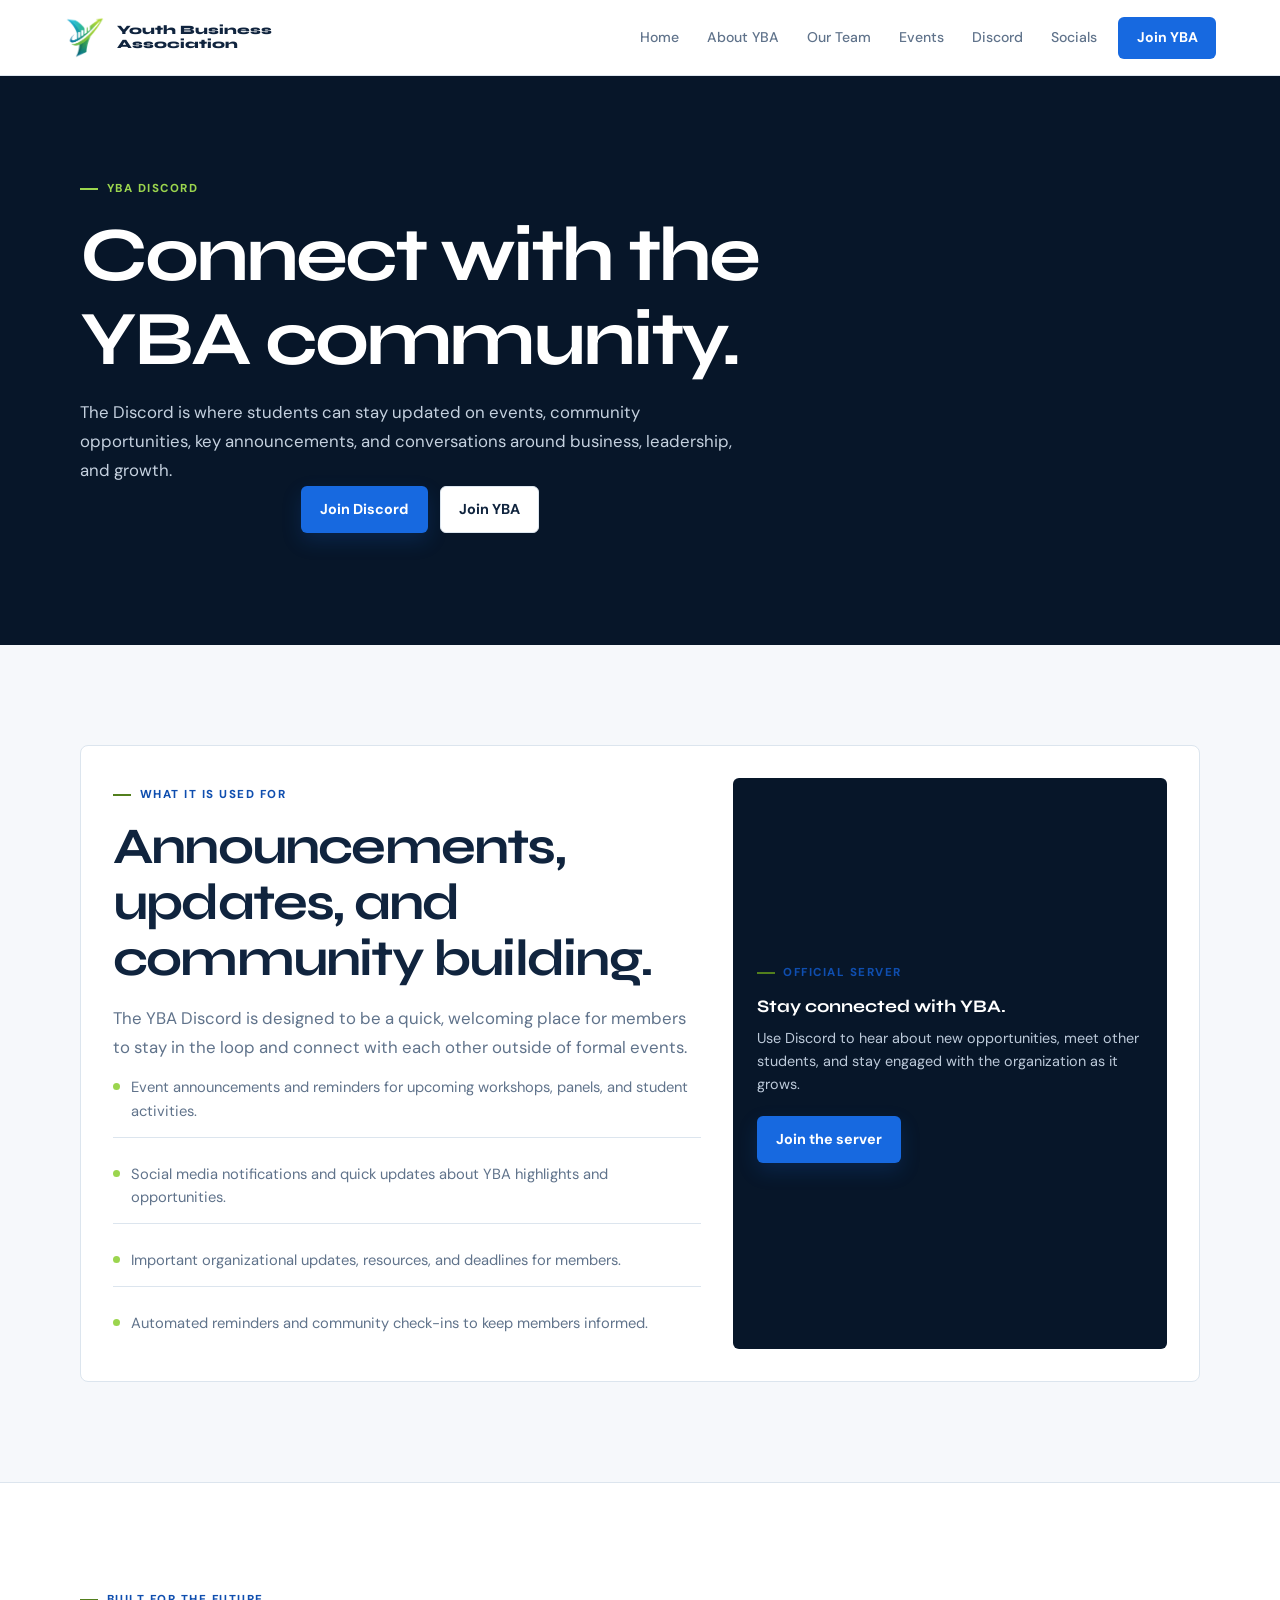
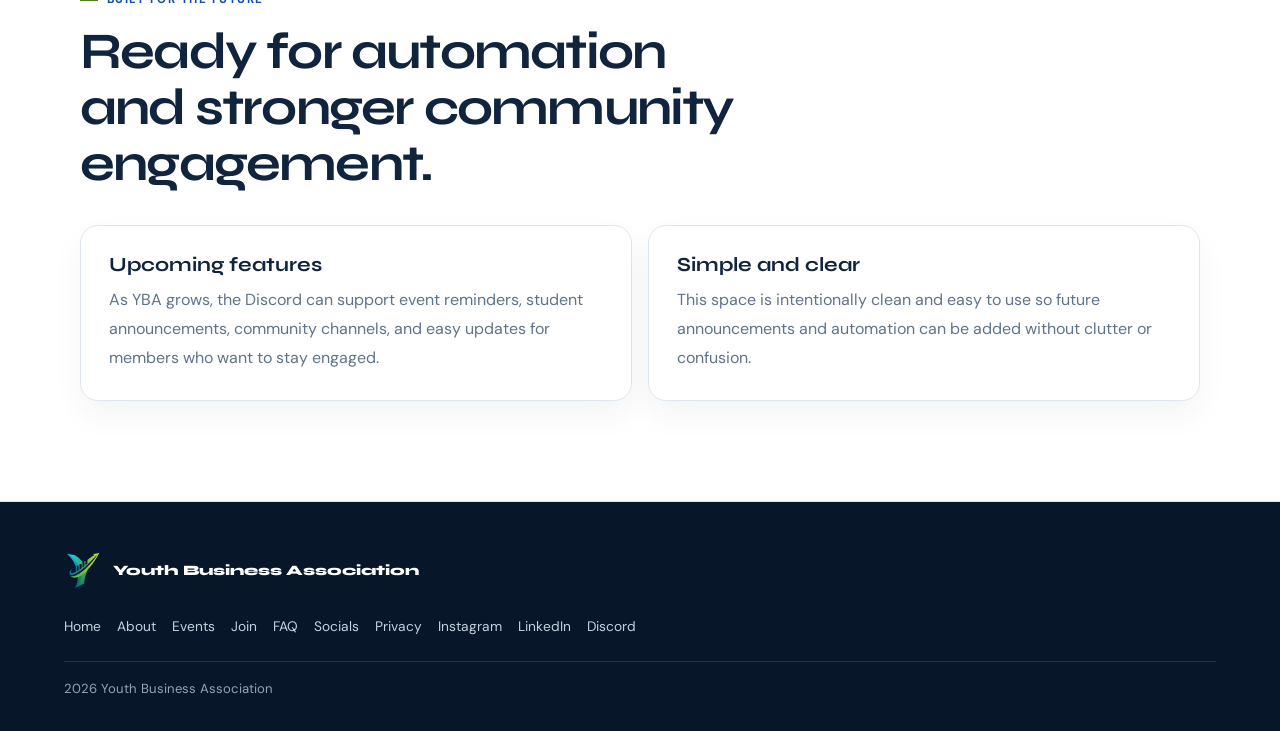
<file: discord.html>
<!DOCTYPE html>
<html lang="en">
<head>
<meta charset="UTF-8">
<meta name="viewport" content="width=device-width, initial-scale=1.0">
<meta name="description" content="Join the Youth Business Association Discord to hear event updates, announcements, community news, and student opportunities.">
<meta name="author" content="Youth Business Association">
<meta name="robots" content="index,follow,max-image-preview:large">
<meta name="theme-color" content="#0a1628">
<link rel="canonical" href="https://youthbizassociation.github.io/yba/discord.html">
<meta property="og:title" content="YBA Discord | Youth Business Association">
<meta property="og:description" content="Join the YBA Discord for student updates, event notifications, community conversations, and important announcements.">
<meta property="og:type" content="website">
<meta property="og:url" content="https://youthbizassociation.github.io/yba/discord.html">
<meta property="og:image" content="https://youthbizassociation.github.io/yba/images/logo-social.png">
<meta property="og:image:alt" content="Youth Business Association logo">
<meta name="twitter:card" content="summary_large_image">
<title>YBA Discord | Youth Business Association</title>
<link rel="icon" type="image/png" href="images/logo-nav.png">
<link rel="apple-touch-icon" href="images/logo-nav.png">
<link rel="manifest" href="site.webmanifest">
<link rel="preconnect" href="https://fonts.googleapis.com">
<link rel="preconnect" href="https://fonts.gstatic.com" crossorigin>
<link href="https://fonts.googleapis.com/css2?family=Syne:wght@400;600;700;800&family=DM+Sans:ital,wght@0,300;0,400;0,500;1,300&display=swap" rel="stylesheet">
<link rel="stylesheet" href="styles.css">
</head>
<body data-page="discord">
<nav aria-label="Primary">
  <a href="index.html" class="nav-logo" aria-label="Youth Business Association home">
    <img class="brand-mark" src="images/logo-nav.png" alt="" width="46" height="50" decoding="async">
    <div class="nav-brand">Youth Business<br>Association</div>
  </a>
  <div class="nav-actions">
    <button class="nav-toggle" type="button" aria-expanded="false" aria-controls="primary-nav" aria-label="Toggle navigation menu">
      <div class="nav-toggle__icon" aria-hidden="true">
        <span></span>
        <span></span>
        <span></span>
      </div>
    </button>
    <ul class="nav-links" id="primary-nav" role="list">
      <li><a href="index.html">Home</a></li>
      <li><a href="about.html">About YBA</a></li>
      <li><a href="about.html#team">Our Team</a></li>
      <li><a href="events.html">Events</a></li>
      <li><a href="https://discord.gg/QXCjg9n4sF" target="_blank" rel="noopener noreferrer">Discord</a></li>
      <li><a href="socials.html">Socials</a></li>
      <li><a href="join.html" class="nav-cta">Join YBA</a></li>
    </ul>
  </div>
</nav>

<main id="main-content" class="page-main">
  <section class="page-hero">
    <div class="container">
      <div class="section-heading">
        <div class="eyebrow">YBA Discord</div>
        <h1>Connect with the YBA community.</h1>
        <p class="lead">The Discord is where students can stay updated on events, community opportunities, key announcements, and conversations around business, leadership, and growth.</p>
        <div class="btn-row">
          <a href="https://discord.gg/QXCjg9n4sF" class="btn btn-primary" target="_blank" rel="noopener noreferrer">Join Discord</a>
          <a href="join.html" class="btn btn-ghost">Join YBA</a>
        </div>
      </div>
    </div>
  </section>

  <section class="section">
    <div class="container">
      <div class="discord-panel reveal">
        <div>
          <div class="eyebrow">What it is used for</div>
          <h2>Announcements, updates, and community building.</h2>
          <p class="lead">The YBA Discord is designed to be a quick, welcoming place for members to stay in the loop and connect with each other outside of formal events.</p>
          <ul class="discord-list">
            <li>Event announcements and reminders for upcoming workshops, panels, and student activities.</li>
            <li>Social media notifications and quick updates about YBA highlights and opportunities.</li>
            <li>Important organizational updates, resources, and deadlines for members.</li>
            <li>Automated reminders and community check-ins to keep members informed.</li>
          </ul>
        </div>
        <div class="discord-panel__side">
          <div class="eyebrow">Official server</div>
          <h3>Stay connected with YBA.</h3>
          <p>Use Discord to hear about new opportunities, meet other students, and stay engaged with the organization as it grows.</p>
          <a href="https://discord.gg/QXCjg9n4sF" class="btn btn-primary" target="_blank" rel="noopener noreferrer">Join the server</a>
        </div>
      </div>
    </div>
  </section>

  <section class="section section--tint">
    <div class="container">
      <div class="section-heading">
        <div class="eyebrow">Built for the future</div>
        <h2>Ready for automation and stronger community engagement.</h2>
      </div>
      <div class="two-col-cards">
        <div class="feature-panel reveal">
          <h3>Upcoming features</h3>
          <p>As YBA grows, the Discord can support event reminders, student announcements, community channels, and easy updates for members who want to stay engaged.</p>
        </div>
        <div class="feature-panel reveal">
          <h3>Simple and clear</h3>
          <p>This space is intentionally clean and easy to use so future announcements and automation can be added without clutter or confusion.</p>
        </div>
      </div>
    </div>
  </section>
</main>

<footer>
  <div class="footer-logo">
    <img src="images/logo-footer.png" alt="" width="38" height="41" decoding="async">
    <div class="footer-brand">Youth Business Association</div>
  </div>
  <div class="footer-links">
    <a href="index.html">Home</a>
    <a href="about.html">About</a>
    <a href="events.html">Events</a>
    <a href="join.html">Join</a>
    <a href="about.html#faq">FAQ</a>
    <a href="socials.html">Socials</a>
    <a href="privacy.html">Privacy</a>
    <a href="https://www.instagram.com/youth_business.a" target="_blank" rel="noopener noreferrer">Instagram</a>
    <a href="https://www.linkedin.com/company/youth-biz-association/" target="_blank" rel="noopener noreferrer">LinkedIn</a>
    <a href="https://discord.gg/QXCjg9n4sF" target="_blank" rel="noopener noreferrer">Discord</a>
  </div>
  <div class="footer-copy"><span id="copyright-year">2026</span> Youth Business Association</div>
</footer>

<script src="scripts/main.js" defer></script>
</body>
</html>
</file>
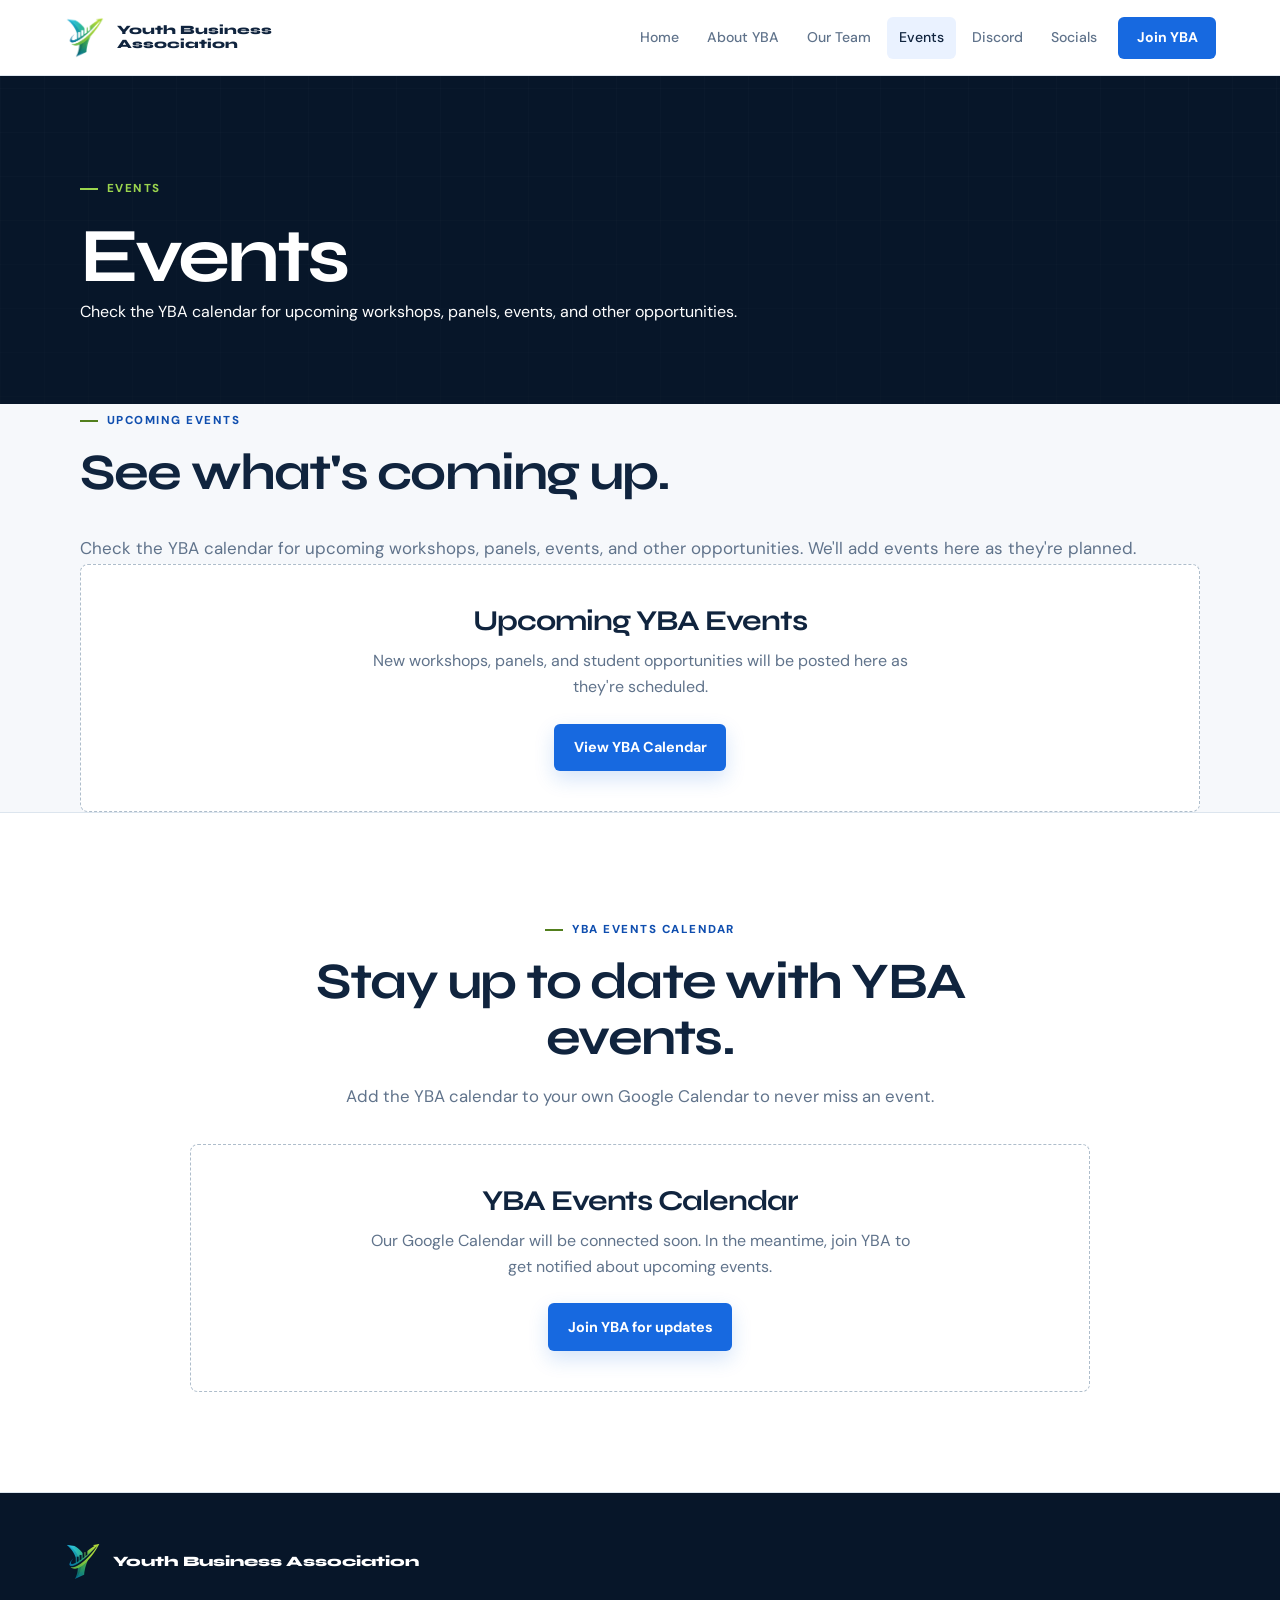
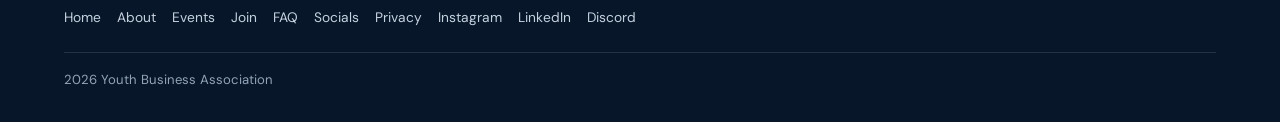
<file: events.html>
<!DOCTYPE html>
<html lang="en">
<head>
<meta charset="UTF-8">
<meta name="viewport" content="width=device-width, initial-scale=1.0">
<meta name="description" content="Explore upcoming Youth Business Association events — workshops, speaker panels, networking nights, and community activities for students.">
<meta name="author" content="Youth Business Association">
<meta name="robots" content="index,follow,max-image-preview:large">
<meta name="theme-color" content="#0a1628">
<link rel="canonical" href="https://youthbizassociation.github.io/yba/events.html">
<meta property="og:title" content="Events | Youth Business Association">
<meta property="og:description" content="Explore upcoming YBA events — workshops, speaker panels, networking nights, and community activities for students.">
<meta property="og:type" content="website">
<meta property="og:url" content="https://youthbizassociation.github.io/yba/events.html">
<meta property="og:image" content="https://youthbizassociation.github.io/yba/images/logo-social.png">
<meta property="og:image:alt" content="Youth Business Association logo">
<meta property="og:image:width" content="512">
<meta property="og:image:height" content="550">
<meta property="og:site_name" content="Youth Business Association">
<meta name="twitter:card" content="summary_large_image">
<meta name="twitter:title" content="Events | Youth Business Association">
<meta name="twitter:description" content="Explore upcoming YBA events — workshops, speaker panels, networking nights, and community activities for students.">
<meta name="twitter:image" content="https://youthbizassociation.github.io/yba/images/logo-social.png">
<title>Events | Youth Business Association</title>
<link rel="icon" type="image/png" href="images/logo-nav.png">
<link rel="apple-touch-icon" href="images/logo-nav.png">
<link rel="manifest" href="site.webmanifest">
<link rel="preconnect" href="https://fonts.googleapis.com">
<link rel="preconnect" href="https://fonts.gstatic.com" crossorigin>
<link href="https://fonts.googleapis.com/css2?family=Syne:wght@400;600;700;800&family=DM+Sans:ital,wght@0,300;0,400;0,500;1,300&display=swap" rel="stylesheet">
<link rel="preload" as="image" href="images/logo-nav.png">
<link rel="stylesheet" href="styles.css">
</head>
<body data-page="events">
<nav aria-label="Primary">
  <a href="index.html" class="nav-logo" aria-label="Youth Business Association home">
    <img class="brand-mark" src="images/logo-nav.png" alt="" width="46" height="50" decoding="async">
    <div class="nav-brand">Youth Business<br>Association</div>
  </a>
  <div class="nav-actions">
    <button class="nav-toggle" type="button" aria-expanded="false" aria-controls="primary-nav" aria-label="Toggle navigation menu">
      <div class="nav-toggle__icon" aria-hidden="true">
        <span></span>
        <span></span>
        <span></span>
      </div>
    </button>
    <ul class="nav-links" id="primary-nav" role="list">
      <li><a href="index.html">Home</a></li>
      <li><a href="about.html">About YBA</a></li>
      <li><a href="about.html#team">Our Team</a></li>
      <li><a href="events.html">Events</a></li>
      <li><a href="https://discord.gg/QXCjg9n4sF" target="_blank" rel="noopener noreferrer">Discord</a></li>
      <li><a href="socials.html">Socials</a></li>
      <li><a href="join.html" class="nav-cta">Join YBA</a></li>
    </ul>
  </div>
</nav>

<main id="main-content" class="page-main">
  <section class="page-hero">
    <div class="hero-grid" aria-hidden="true"></div>
    <div class="section-inner page-hero-inner">
      <div class="hero-badge"><span aria-hidden="true"></span> Events</div>
      <h1>Events</h1>
      <p>Check the YBA calendar for upcoming workshops, panels, events, and other opportunities.</p>
    </div>
  </section>

  <section>
    <div class="section-inner">
      <div class="section-heading">
        <div class="eyebrow">Upcoming events</div>
        <h2>See what's coming up.</h2>
      </div>
      <p class="section-sub">Check the YBA calendar for upcoming workshops, panels, events, and other opportunities. We'll add events here as they're planned.</p>
      <div class="empty-state">
        <h2>Upcoming YBA Events</h2>
        <p>New workshops, panels, and student opportunities will be posted here as they're scheduled.</p>
        <a href="#calendar" class="btn btn-primary" style="margin-top: 1.5rem;">View YBA Calendar</a>
      </div>
    </div>
  </section>

  <section class="section section--tint" id="calendar">
    <div class="section-inner">
      <div class="section-heading center">
        <div class="eyebrow">YBA Events Calendar</div>
        <h2>Stay up to date with YBA events.</h2>
        <p>Add the YBA calendar to your own Google Calendar to never miss an event.</p>
      </div>
      <!-- TODO: Replace with the official YBA Google Calendar embed URL -->
      <!--
      <div class="calendar-embed reveal">
        <iframe
          src="YOUR_GOOGLE_CALENDAR_EMBED_URL"
          style="border: 0; width: 100%; height: 600px; border-radius: 12px;"
          frameborder="0"
          scrolling="no"
          title="YBA Events Calendar">
        </iframe>
      </div>
      -->
      <div class="calendar-embed reveal">
        <div class="empty-state">
          <h2>YBA Events Calendar</h2>
          <p>Our Google Calendar will be connected soon. In the meantime, join YBA to get notified about upcoming events.</p>
          <a href="join.html" class="btn btn-primary" style="margin-top: 1.5rem;">Join YBA for updates</a>
        </div>
      </div>
    </div>
  </section>


</main>

<footer>
  <div class="footer-logo">
    <img src="images/logo-footer.png" alt="" width="38" height="41" decoding="async">
    <div class="footer-brand">Youth Business Association</div>
  </div>
  <div class="footer-links">
    <a href="index.html">Home</a>
    <a href="about.html">About</a>
    <a href="events.html">Events</a>
    <a href="join.html">Join</a>
    <a href="about.html#faq">FAQ</a>
    <a href="socials.html">Socials</a>
    <a href="privacy.html">Privacy</a>
    <a href="https://www.instagram.com/youth_business.a" target="_blank" rel="noopener noreferrer">Instagram</a>
    <a href="https://www.linkedin.com/company/youth-biz-association/" target="_blank" rel="noopener noreferrer">LinkedIn</a>
    <a href="https://discord.gg/QXCjg9n4sF" target="_blank" rel="noopener noreferrer">Discord</a>
  </div>
  <div class="footer-copy"><span id="copyright-year">2026</span> Youth Business Association</div>
</footer>

<script src="scripts/main.js" defer></script>
</body>
</html>
</file>
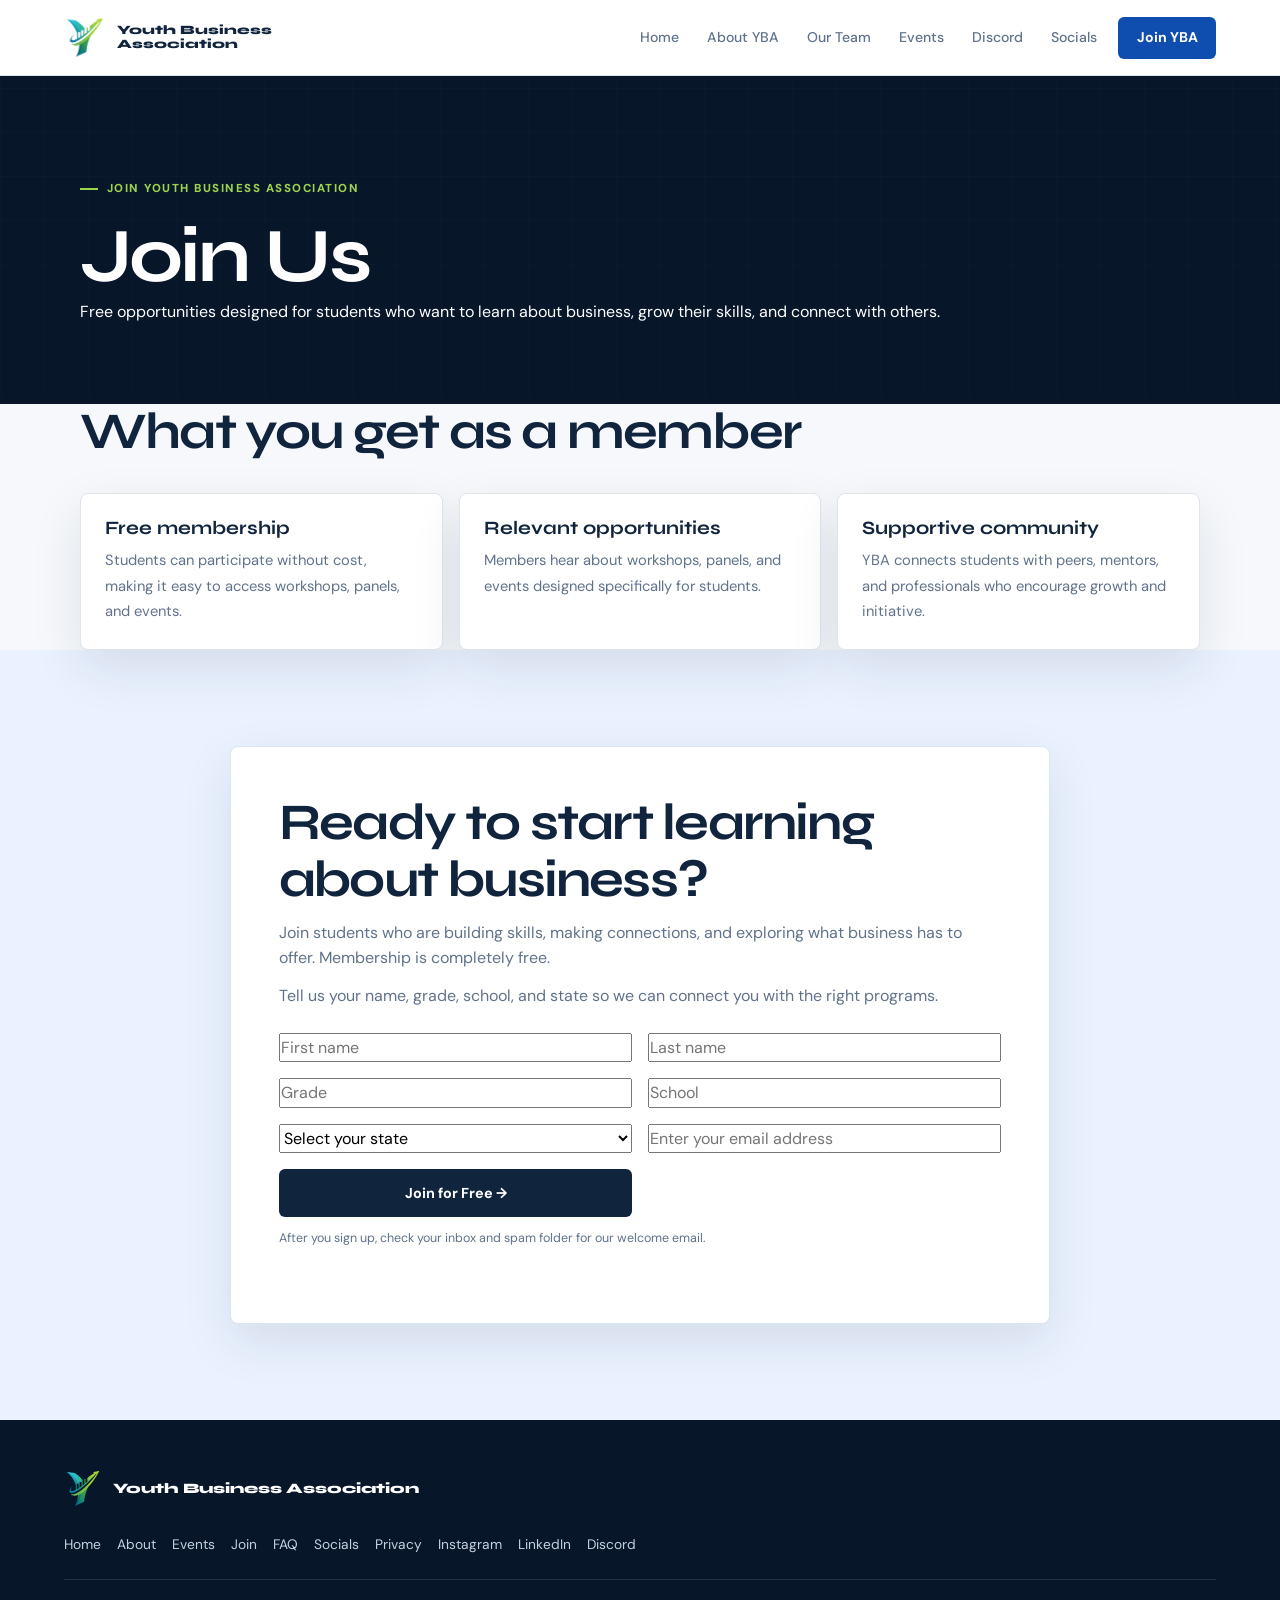
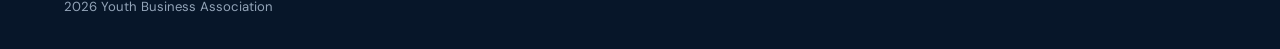
<file: join.html>
<!DOCTYPE html>
<html lang="en">
<head>
<meta charset="UTF-8">
<meta name="viewport" content="width=device-width, initial-scale=1.0">
<meta name="description" content="Join Youth Business Association for free — connect with student-focused workshops, speaker panels, and business learning opportunities at no cost.">
<meta name="author" content="Youth Business Association">
<meta name="robots" content="index,follow,max-image-preview:large">
<meta name="theme-color" content="#0a1628">
<link rel="canonical" href="https://youthbizassociation.github.io/yba/join.html">
<meta property="og:title" content="Join YBA | Youth Business Association">
<meta property="og:description" content="Join YBA for free — connect with student-focused workshops, speaker panels, and business learning opportunities at no cost.">
<meta property="og:type" content="website">
<meta property="og:url" content="https://youthbizassociation.github.io/yba/join.html">
<meta property="og:image" content="https://youthbizassociation.github.io/yba/images/logo-social.png">
<meta property="og:image:alt" content="Youth Business Association logo">
<meta property="og:image:width" content="512">
<meta property="og:image:height" content="550">
<meta property="og:site_name" content="Youth Business Association">
<meta name="twitter:card" content="summary_large_image">
<meta name="twitter:title" content="Join YBA | Youth Business Association">
<meta name="twitter:description" content="Join YBA for free — connect with student-focused workshops, speaker panels, and business learning opportunities at no cost.">
<meta name="twitter:image" content="https://youthbizassociation.github.io/yba/images/logo-social.png">
<title>Join YBA Free | Youth Business Association</title>
<link rel="icon" type="image/png" href="images/logo-nav.png">
<link rel="apple-touch-icon" href="images/logo-nav.png">
<link rel="manifest" href="site.webmanifest">
<link rel="preconnect" href="https://fonts.googleapis.com">
<link rel="preconnect" href="https://fonts.gstatic.com" crossorigin>
<link href="https://fonts.googleapis.com/css2?family=Syne:wght@400;600;700;800&family=DM+Sans:ital,wght@0,300;0,400;0,500;1,300&display=swap" rel="stylesheet">
<link rel="preload" as="image" href="images/logo-nav.png">
<link rel="stylesheet" href="styles.css">
</head>
<body data-page="join">
<nav aria-label="Primary">
  <a href="index.html" class="nav-logo" aria-label="Youth Business Association home">
    <img class="brand-mark" src="images/logo-nav.png" alt="" width="46" height="50" decoding="async">
    <div class="nav-brand">Youth Business<br>Association</div>
  </a>
  <div class="nav-actions">
    <button class="nav-toggle" type="button" aria-expanded="false" aria-controls="primary-nav" aria-label="Toggle navigation menu">
      <div class="nav-toggle__icon" aria-hidden="true">
        <span></span>
        <span></span>
        <span></span>
      </div>
    </button>
    <ul class="nav-links" id="primary-nav" role="list">
      <li><a href="index.html">Home</a></li>
      <li><a href="about.html">About YBA</a></li>
      <li><a href="about.html#team">Our Team</a></li>
      <li><a href="events.html">Events</a></li>
      <li><a href="https://discord.gg/QXCjg9n4sF" target="_blank" rel="noopener noreferrer">Discord</a></li>
      <li><a href="socials.html">Socials</a></li>
      <li><a href="join.html" class="nav-cta">Join YBA</a></li>
    </ul>
  </div>
</nav>

<main id="main-content" class="page-main">
  <section class="page-hero">
    <div class="hero-grid" aria-hidden="true"></div>
    <div class="section-inner page-hero-inner">
      <div class="hero-badge"><span aria-hidden="true"></span> Join Youth Business Association</div>
      <h1>Join Us</h1>
      <p>Free opportunities designed for students who want to learn about business, grow their skills, and connect with others.</p>
    </div>
  </section>

  <section>
    <div class="section-inner">
      <h2 class="section-title">What you get as a member</h2>
      <div class="feature-grid">
        <article class="feature-card reveal">
          <h3>Free membership</h3>
          <p>Students can participate without cost, making it easy to access workshops, panels, and events.</p>
        </article>
        <article class="feature-card reveal">
          <h3>Relevant opportunities</h3>
          <p>Members hear about workshops, panels, and events designed specifically for students.</p>
        </article>
        <article class="feature-card reveal">
          <h3>Supportive community</h3>
          <p>YBA connects students with peers, mentors, and professionals who encourage growth and initiative.</p>
        </article>
      </div>
    </div>
  </section>

  <section class="join">
    <div class="section-inner">
      <div class="join-box">
        <h2>Ready to start learning about business?</h2>
        <p>Join students who are building skills, making connections, and exploring what business has to offer. Membership is completely free.</p>
        <p>Tell us your name, grade, school, and state so we can connect you with the right programs.</p>
        <div class="join-referral-note" id="join-referral-note" hidden aria-live="polite"></div>
        <form class="join-form" id="join-form" novalidate>
          <label class="sr-only" for="join-first-name">First name</label>
          <input type="text" placeholder="First name" id="join-first-name" name="first_name" autocomplete="given-name" required aria-describedby="join-status">
          <label class="sr-only" for="join-last-name">Last name</label>
          <input type="text" placeholder="Last name" id="join-last-name" name="last_name" autocomplete="family-name" required aria-describedby="join-status">
          <label class="sr-only" for="join-grade">Grade</label>
          <input type="text" placeholder="Grade" id="join-grade" name="grade" autocomplete="off" required aria-describedby="join-status">
          <label class="sr-only" for="join-school">School</label>
          <input type="text" placeholder="School" id="join-school" name="school" autocomplete="organization" required aria-describedby="join-status">
          <label class="sr-only" for="join-state">State</label>
          <select id="join-state" name="state" required aria-describedby="join-status">
            <option value="" disabled selected>Select your state</option>
            <option value="AL">Alabama</option>
            <option value="AK">Alaska</option>
            <option value="AZ">Arizona</option>
            <option value="AR">Arkansas</option>
            <option value="CA">California</option>
            <option value="CO">Colorado</option>
            <option value="CT">Connecticut</option>
            <option value="DE">Delaware</option>
            <option value="FL">Florida</option>
            <option value="GA">Georgia</option>
            <option value="HI">Hawaii</option>
            <option value="ID">Idaho</option>
            <option value="IL">Illinois</option>
            <option value="IN">Indiana</option>
            <option value="IA">Iowa</option>
            <option value="KS">Kansas</option>
            <option value="KY">Kentucky</option>
            <option value="LA">Louisiana</option>
            <option value="ME">Maine</option>
            <option value="MD">Maryland</option>
            <option value="MA">Massachusetts</option>
            <option value="MI">Michigan</option>
            <option value="MN">Minnesota</option>
            <option value="MS">Mississippi</option>
            <option value="MO">Missouri</option>
            <option value="MT">Montana</option>
            <option value="NE">Nebraska</option>
            <option value="NV">Nevada</option>
            <option value="NH">New Hampshire</option>
            <option value="NJ">New Jersey</option>
            <option value="NM">New Mexico</option>
            <option value="NY">New York</option>
            <option value="NC">North Carolina</option>
            <option value="ND">North Dakota</option>
            <option value="OH">Ohio</option>
            <option value="OK">Oklahoma</option>
            <option value="OR">Oregon</option>
            <option value="PA">Pennsylvania</option>
            <option value="RI">Rhode Island</option>
            <option value="SC">South Carolina</option>
            <option value="SD">South Dakota</option>
            <option value="TN">Tennessee</option>
            <option value="TX">Texas</option>
            <option value="UT">Utah</option>
            <option value="VT">Vermont</option>
            <option value="VA">Virginia</option>
            <option value="WA">Washington</option>
            <option value="WV">West Virginia</option>
            <option value="WI">Wisconsin</option>
            <option value="WY">Wyoming</option>
          </select>
          <label class="sr-only" for="join-email">Email address</label>
          <input type="email" placeholder="Enter your email address" id="join-email" name="email" autocomplete="email" required aria-describedby="join-status">
          <button type="submit" class="btn-dark">Join for Free &rarr;</button>
        </form>
        <p class="join-note">After you sign up, check your inbox and spam folder for our welcome email.</p>
        <div class="join-status" id="join-status" role="status" aria-live="polite"></div>
      </div>
    </div>
  </section>
</main>

<footer>
  <div class="footer-logo">
    <img src="images/logo-footer.png" alt="" width="38" height="41" decoding="async">
    <div class="footer-brand">Youth Business Association</div>
  </div>
  <div class="footer-links">
    <a href="index.html">Home</a>
    <a href="about.html">About</a>
    <a href="events.html">Events</a>
    <a href="join.html">Join</a>
    <a href="about.html#faq">FAQ</a>
    <a href="socials.html">Socials</a>
    <a href="privacy.html">Privacy</a>
    <a href="https://www.instagram.com/youth_business.a" target="_blank" rel="noopener noreferrer">Instagram</a>
    <a href="https://www.linkedin.com/company/youth-biz-association/" target="_blank" rel="noopener noreferrer">LinkedIn</a>
    <a href="https://discord.gg/QXCjg9n4sF" target="_blank" rel="noopener noreferrer">Discord</a>
  </div>
  <div class="footer-copy"><span id="copyright-year">2026</span> Youth Business Association</div>
</footer>

<script src="scripts/form-config.js"></script>
<script src="scripts/main.js" defer></script>
</body>
</html>
</file>
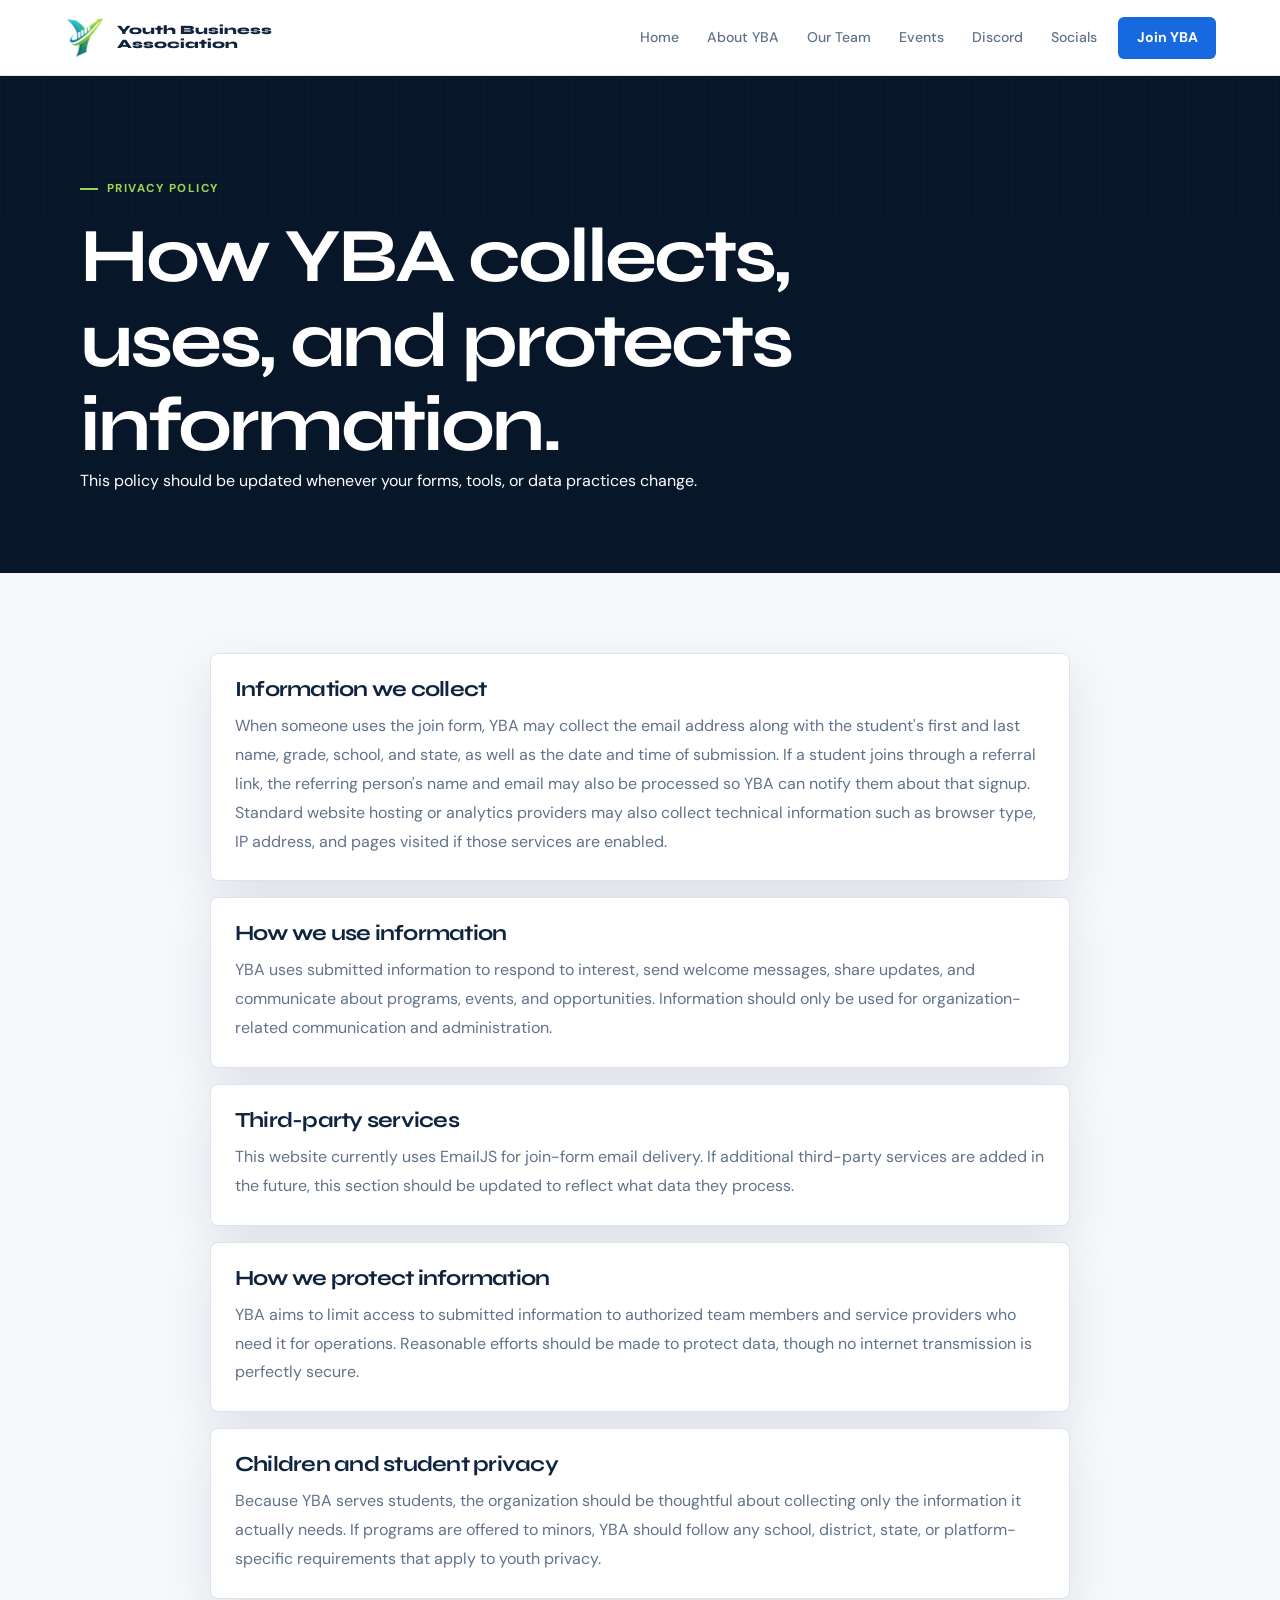
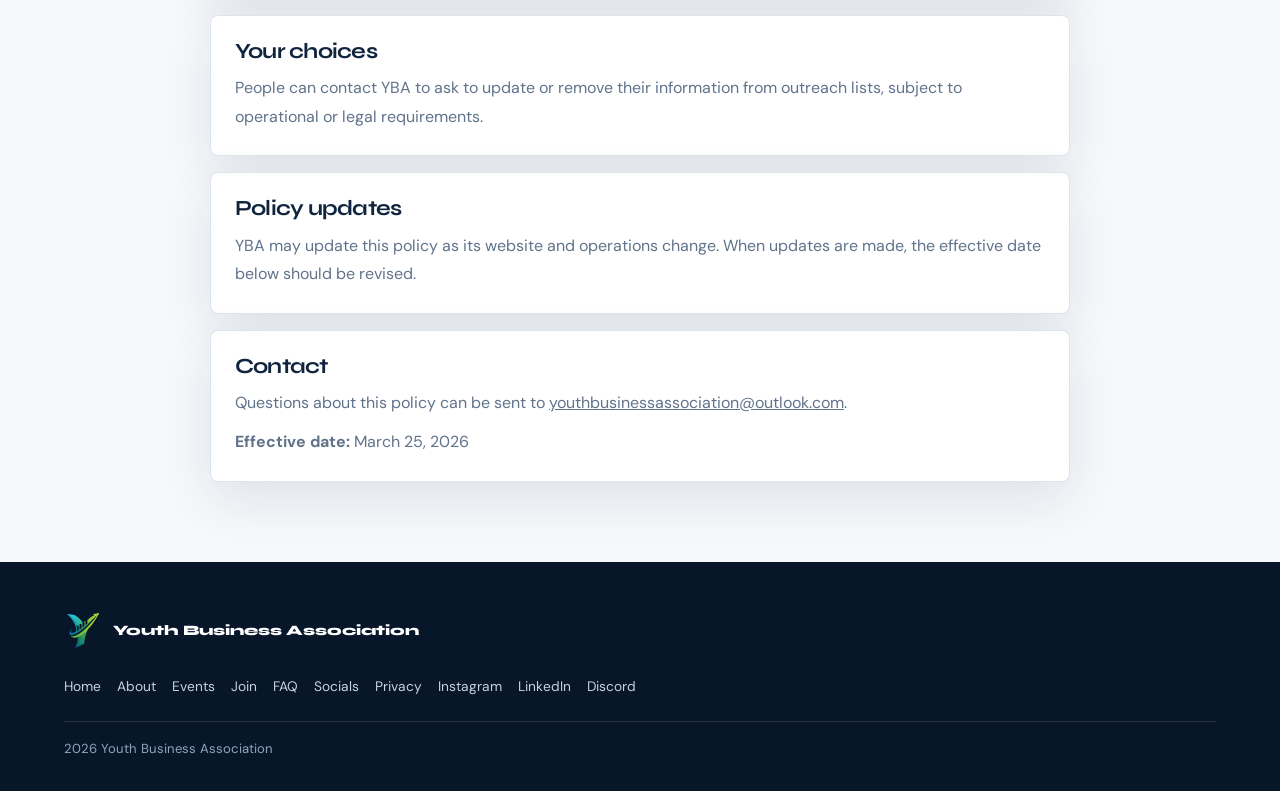
<file: privacy.html>
<!DOCTYPE html>
<html lang="en">
<head>
<meta charset="UTF-8">
<meta name="viewport" content="width=device-width, initial-scale=1.0">
<meta name="description" content="Privacy Policy for Youth Business Association website visitors and student email signup submissions.">
<meta name="author" content="Youth Business Association">
<meta name="robots" content="noindex,follow">
<meta name="theme-color" content="#0a1628">
<link rel="canonical" href="https://youthbizassociation.github.io/yba/privacy.html">
<meta property="og:title" content="Privacy Policy | Youth Business Association">
<meta property="og:description" content="Privacy Policy for Youth Business Association website visitors and student email signup submissions.">
<meta property="og:type" content="website">
<meta property="og:url" content="https://youthbizassociation.github.io/yba/privacy.html">
<meta property="og:image" content="https://youthbizassociation.github.io/yba/images/logo-social.png">
<meta property="og:image:alt" content="Youth Business Association logo">
<meta property="og:image:width" content="512">
<meta property="og:image:height" content="550">
<meta property="og:site_name" content="Youth Business Association">
<meta name="twitter:card" content="summary_large_image">
<meta name="twitter:title" content="Privacy Policy | Youth Business Association">
<meta name="twitter:description" content="Privacy Policy for Youth Business Association website visitors and student email signup submissions.">
<meta name="twitter:image" content="https://youthbizassociation.github.io/yba/images/logo-social.png">
<title>Privacy Policy | Youth Business Association</title>
<link rel="icon" type="image/png" href="images/logo-nav.png">
<link rel="apple-touch-icon" href="images/logo-nav.png">
<link rel="manifest" href="site.webmanifest">
<link rel="preconnect" href="https://fonts.googleapis.com">
<link rel="preconnect" href="https://fonts.gstatic.com" crossorigin>
<link href="https://fonts.googleapis.com/css2?family=Syne:wght@400;600;700;800&family=DM+Sans:ital,wght@0,300;0,400;0,500;1,300&display=swap" rel="stylesheet">
<link rel="preload" as="image" href="images/logo-nav.png">
<link rel="stylesheet" href="styles.css">
</head>
<body data-page="privacy">
<nav aria-label="Primary">
  <a href="index.html" class="nav-logo" aria-label="Youth Business Association home">
    <img class="brand-mark" src="images/logo-nav.png" alt="" width="46" height="50" decoding="async">
    <div class="nav-brand">Youth Business<br>Association</div>
  </a>
  <div class="nav-actions">
    <button class="nav-toggle" type="button" aria-expanded="false" aria-controls="primary-nav" aria-label="Toggle navigation menu">
      <div class="nav-toggle__icon" aria-hidden="true">
        <span></span>
        <span></span>
        <span></span>
      </div>
    </button>
    <ul class="nav-links" id="primary-nav" role="list">
      <li><a href="index.html">Home</a></li>
      <li><a href="about.html">About YBA</a></li>
      <li><a href="about.html#team">Our Team</a></li>
      <li><a href="events.html">Events</a></li>
      <li><a href="https://discord.gg/QXCjg9n4sF" target="_blank" rel="noopener noreferrer">Discord</a></li>
      <li><a href="socials.html">Socials</a></li>
      <li><a href="join.html" class="nav-cta">Join YBA</a></li>
    </ul>
  </div>
</nav>

<main id="main-content" class="page-main">
  <section class="page-hero">
    <div class="hero-grid" aria-hidden="true"></div>
    <div class="section-inner page-hero-inner">
      <div class="hero-badge"><span aria-hidden="true"></span> Privacy Policy</div>
      <h1>How YBA collects, uses, and protects information.</h1>
      <p>This policy should be updated whenever your forms, tools, or data practices change.</p>
    </div>
  </section>

  <section>
    <div class="section-inner policy-content">
      <article class="policy-block reveal">
        <h2>Information we collect</h2>
        <p>When someone uses the join form, YBA may collect the email address along with the student's first and last name, grade, school, and state, as well as the date and time of submission. If a student joins through a referral link, the referring person's name and email may also be processed so YBA can notify them about that signup. Standard website hosting or analytics providers may also collect technical information such as browser type, IP address, and pages visited if those services are enabled.</p>
      </article>
      <article class="policy-block reveal">
        <h2>How we use information</h2>
        <p>YBA uses submitted information to respond to interest, send welcome messages, share updates, and communicate about programs, events, and opportunities. Information should only be used for organization-related communication and administration.</p>
      </article>
      <article class="policy-block reveal">
        <h2>Third-party services</h2>
        <p>This website currently uses EmailJS for join-form email delivery. If additional third-party services are added in the future, this section should be updated to reflect what data they process.</p>
      </article>
      <article class="policy-block reveal">
        <h2>How we protect information</h2>
        <p>YBA aims to limit access to submitted information to authorized team members and service providers who need it for operations. Reasonable efforts should be made to protect data, though no internet transmission is perfectly secure.</p>
      </article>
      <article class="policy-block reveal">
        <h2>Children and student privacy</h2>
        <p>Because YBA serves students, the organization should be thoughtful about collecting only the information it actually needs. If programs are offered to minors, YBA should follow any school, district, state, or platform-specific requirements that apply to youth privacy.</p>
      </article>
      <article class="policy-block reveal">
        <h2>Your choices</h2>
        <p>People can contact YBA to ask to update or remove their information from outreach lists, subject to operational or legal requirements.</p>
      </article>
      <article class="policy-block reveal">
        <h2>Policy updates</h2>
        <p>YBA may update this policy as its website and operations change. When updates are made, the effective date below should be revised.</p>
      </article>
      <article class="policy-block reveal">
        <h2>Contact</h2>
        <p>Questions about this policy can be sent to <a href="mailto:youthbusinessassociation@outlook.com">youthbusinessassociation@outlook.com</a>.</p>
        <p><strong>Effective date:</strong> March 25, 2026</p>
      </article>
    </div>
  </section>
</main>

<footer>
  <div class="footer-logo">
    <img src="images/logo-footer.png" alt="" width="38" height="41" decoding="async">
    <div class="footer-brand">Youth Business Association</div>
  </div>
  <div class="footer-links">
    <a href="index.html">Home</a>
    <a href="about.html">About</a>
    <a href="events.html">Events</a>
    <a href="join.html">Join</a>
    <a href="about.html#faq">FAQ</a>
    <a href="socials.html">Socials</a>
    <a href="privacy.html">Privacy</a>
    <a href="https://www.instagram.com/youth_business.a" target="_blank" rel="noopener noreferrer">Instagram</a>
    <a href="https://www.linkedin.com/company/youth-biz-association/" target="_blank" rel="noopener noreferrer">LinkedIn</a>
    <a href="https://discord.gg/QXCjg9n4sF" target="_blank" rel="noopener noreferrer">Discord</a>
  </div>
  <div class="footer-copy"><span id="copyright-year">2026</span> Youth Business Association</div>
</footer>

<script src="scripts/main.js" defer></script>
</body>
</html>
</file>
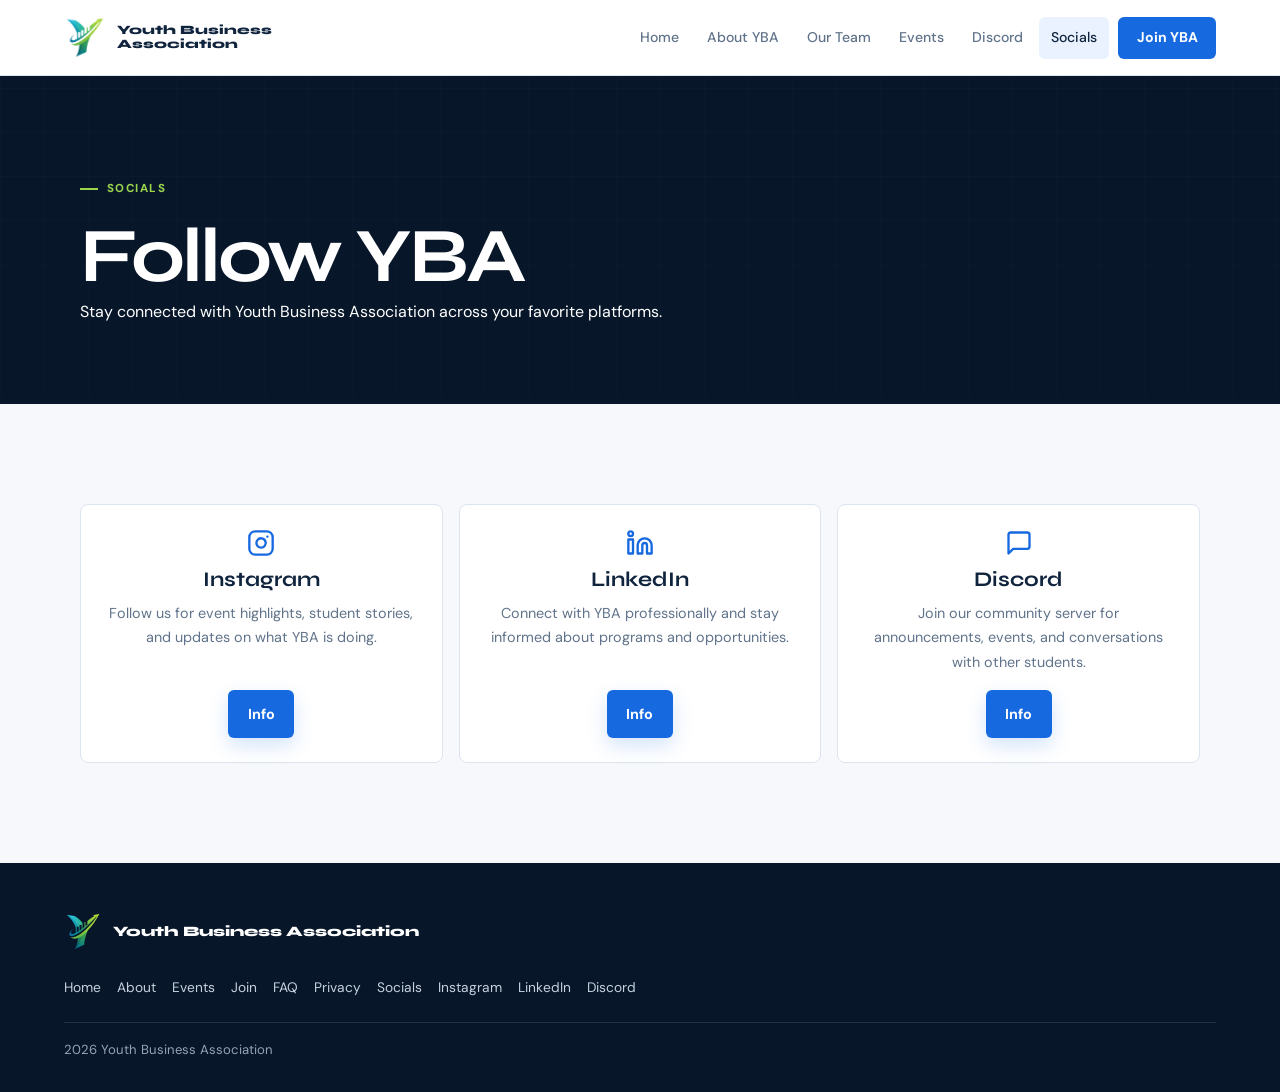
<file: socials.html>
<!DOCTYPE html>
<html lang="en">
<head>
<meta charset="UTF-8">
<meta name="viewport" content="width=device-width, initial-scale=1.0">
<meta name="description" content="Follow Youth Business Association on Instagram, LinkedIn, and Discord to stay updated on events, programs, and community opportunities.">
<meta name="author" content="Youth Business Association">
<meta name="robots" content="index,follow,max-image-preview:large">
<meta name="theme-color" content="#0a1628">
<link rel="canonical" href="https://youthbizassociation.github.io/yba/socials.html">
<meta property="og:title" content="Socials | Youth Business Association">
<meta property="og:description" content="Follow YBA on Instagram, LinkedIn, and Discord to stay updated on events, programs, and community opportunities.">
<meta property="og:type" content="website">
<meta property="og:url" content="https://youthbizassociation.github.io/yba/socials.html">
<meta property="og:image" content="https://youthbizassociation.github.io/yba/images/logo-social.png">
<meta property="og:image:alt" content="Youth Business Association logo">
<meta property="og:image:width" content="512">
<meta property="og:image:height" content="550">
<meta property="og:site_name" content="Youth Business Association">
<meta name="twitter:card" content="summary_large_image">
<meta name="twitter:title" content="Socials | Youth Business Association">
<meta name="twitter:description" content="Follow YBA on Instagram, LinkedIn, and Discord to stay updated on events, programs, and community opportunities.">
<meta name="twitter:image" content="https://youthbizassociation.github.io/yba/images/logo-social.png">
<title>Socials | Youth Business Association</title>
<link rel="icon" type="image/png" href="images/logo-nav.png">
<link rel="apple-touch-icon" href="images/logo-nav.png">
<link rel="manifest" href="site.webmanifest">
<link rel="preconnect" href="https://fonts.googleapis.com">
<link rel="preconnect" href="https://fonts.gstatic.com" crossorigin>
<link href="https://fonts.googleapis.com/css2?family=Syne:wght@400;600;700;800&family=DM+Sans:ital,wght@0,300;0,400;0,500;1,300&display=swap" rel="stylesheet">
<link rel="preload" as="image" href="images/logo-nav.png">
<link rel="stylesheet" href="styles.css">
</head>
<body data-page="socials">
<nav aria-label="Primary">
  <a href="index.html" class="nav-logo" aria-label="Youth Business Association home">
    <img class="brand-mark" src="images/logo-nav.png" alt="" width="46" height="50" decoding="async">
    <div class="nav-brand">Youth Business<br>Association</div>
  </a>
  <div class="nav-actions">
    <button class="nav-toggle" type="button" aria-expanded="false" aria-controls="primary-nav" aria-label="Toggle navigation menu">
      <div class="nav-toggle__icon" aria-hidden="true">
        <span></span>
        <span></span>
        <span></span>
      </div>
    </button>
    <ul class="nav-links" id="primary-nav" role="list">
      <li><a href="index.html">Home</a></li>
      <li><a href="about.html">About YBA</a></li>
      <li><a href="about.html#team">Our Team</a></li>
      <li><a href="events.html">Events</a></li>
      <li><a href="https://discord.gg/QXCjg9n4sF" target="_blank" rel="noopener noreferrer">Discord</a></li>
      <li><a href="socials.html">Socials</a></li>
      <li><a href="join.html" class="nav-cta">Join YBA</a></li>
    </ul>
  </div>
</nav>

<main id="main-content" class="page-main">
  <section class="page-hero">
    <div class="hero-grid" aria-hidden="true"></div>
    <div class="section-inner page-hero-inner">
      <div class="hero-badge"><span aria-hidden="true"></span> Socials</div>
      <h1>Follow YBA</h1>
      <p>Stay connected with Youth Business Association across your favorite platforms.</p>
    </div>
  </section>

  <section class="section">
    <div class="container">
      <div class="social-grid">
        <article class="social-card reveal">
          <div class="why-join-icon" aria-hidden="true"><svg width="28" height="28" viewBox="0 0 24 24" fill="none" stroke="currentColor" stroke-width="2" stroke-linecap="round" stroke-linejoin="round"><rect x="2" y="2" width="20" height="20" rx="5" ry="5"/><path d="M16 11.37A4 4 0 1 1 12.63 8 4 4 0 0 1 16 11.37z"/><line x1="17.5" y1="6.5" x2="17.51" y2="6.5"/></svg></div>
          <h3>Instagram</h3>
          <p>Follow us for event highlights, student stories, and updates on what YBA is doing.</p>
          <a href="https://www.instagram.com/youth_business.a" class="btn btn-primary" target="_blank" rel="noopener noreferrer">Info</a>
        </article>
        <article class="social-card reveal">
          <div class="why-join-icon" aria-hidden="true"><svg width="28" height="28" viewBox="0 0 24 24" fill="none" stroke="currentColor" stroke-width="2" stroke-linecap="round" stroke-linejoin="round"><path d="M16 8a6 6 0 0 1 6 6v7h-4v-7a2 2 0 0 0-2-2 2 2 0 0 0-2 2v7h-4v-7a6 6 0 0 1 6-6z"/><rect x="2" y="9" width="4" height="12"/><circle cx="4" cy="4" r="2"/></svg></div>
          <h3>LinkedIn</h3>
          <p>Connect with YBA professionally and stay informed about programs and opportunities.</p>
          <a href="https://www.linkedin.com/company/youth-biz-association/" class="btn btn-primary" target="_blank" rel="noopener noreferrer">Info</a>
        </article>
        <article class="social-card reveal">
          <div class="why-join-icon" aria-hidden="true"><svg width="28" height="28" viewBox="0 0 24 24" fill="none" stroke="currentColor" stroke-width="2" stroke-linecap="round" stroke-linejoin="round"><path d="M21 15a2 2 0 0 1-2 2H7l-4 4V5a2 2 0 0 1 2-2h14a2 2 0 0 1 2 2z"/></svg></div>
          <h3>Discord</h3>
          <p>Join our community server for announcements, events, and conversations with other students.</p>
          <a href="discord.html" class="btn btn-primary">Info</a>
        </article>
      </div>
    </div>
  </section>
</main>

<footer>
  <div class="footer-logo">
    <img src="images/logo-footer.png" alt="" width="38" height="41" decoding="async">
    <div class="footer-brand">Youth Business Association</div>
  </div>
  <div class="footer-links">
    <a href="index.html">Home</a>
    <a href="about.html">About</a>
    <a href="events.html">Events</a>
    <a href="join.html">Join</a>
    <a href="about.html#faq">FAQ</a>
    <a href="privacy.html">Privacy</a>
    <a href="socials.html">Socials</a>
    <a href="https://www.instagram.com/youth_business.a" target="_blank" rel="noopener noreferrer">Instagram</a>
    <a href="https://www.linkedin.com/company/youth-biz-association/" target="_blank" rel="noopener noreferrer">LinkedIn</a>
    <a href="https://discord.gg/QXCjg9n4sF" target="_blank" rel="noopener noreferrer">Discord</a>
  </div>
  <div class="footer-copy"><span id="copyright-year">2026</span> Youth Business Association</div>
</footer>

<script src="scripts/main.js" defer></script>
</body>
</html>
</file>
<file: styles.css>
:root {
  --ink: #10243e;
  --ink-deep: #071629;
  --muted: #60738b;
  --muted-light: #93a4b8;
  --paper: #f6f8fb;
  --white: #ffffff;
  --line: #dce5ee;
  --blue: #1769e0;
  --blue-dark: #0f4eaf;
  --green: #9bd54e;
  --green-dark: #527f1d;
  --blue-soft: #eaf2ff;
  --green-soft: #f0f8e6;
  --shadow: 0 18px 50px rgba(16, 36, 62, 0.1);
  --radius: 8px;
  --font-display: "Syne", sans-serif;
  --font-body: "DM Sans", sans-serif;
}

* { box-sizing: border-box; margin: 0; padding: 0; }
html {
  scroll-behavior: smooth;
  -webkit-text-size-adjust: 100%;
}
body {
  background: var(--paper);
  color: var(--ink);
  font-family: var(--font-body);
  line-height: 1.6;
  overflow-x: hidden;
  overflow-wrap: anywhere;
  -webkit-font-smoothing: antialiased;
}
img { display: block; max-width: 100%; height: auto; }
a { color: inherit; }
button, input, select { font: inherit; }
a:focus-visible, button:focus-visible, input:focus-visible, select:focus-visible {
  outline: 3px solid var(--green);
  outline-offset: 3px;
}
.sr-only {
  position: absolute; width: 1px; height: 1px; padding: 0; margin: -1px;
  overflow: hidden; clip: rect(0, 0, 0, 0); white-space: nowrap; border: 0;
}
/* Keep anchor targets (#team, #faq, #calendar) clear of the fixed nav */
main [id] { scroll-margin-top: 92px; }

/* Shared navigation */
.site-nav {
  position: fixed; inset: 0 0 auto; z-index: 20; height: 76px;
  display: flex; align-items: center; justify-content: space-between;
  padding: 0 clamp(1.25rem, 5vw, 4.5rem);
  background: rgba(255, 255, 255, 0.94);
  border-bottom: 1px solid rgba(220, 229, 238, 0.9);
  backdrop-filter: blur(16px);
}
.nav-logo { display: inline-flex; align-items: center; gap: 0.7rem; text-decoration: none; }
.brand-mark { width: 42px; height: 42px; border-radius: 7px; object-fit: cover; }
.nav-brand { font-family: var(--font-display); font-size: 0.8rem; line-height: 1.08; font-weight: 800; color: var(--ink); }
.nav-actions { display: flex; align-items: center; }
.nav-links { display: flex; align-items: center; gap: 0.25rem; list-style: none; }
.nav-links a {
  display: inline-flex; align-items: center; min-height: 42px; padding: 0.55rem 0.75rem;
  color: var(--muted); font-size: 0.88rem; font-weight: 500; text-decoration: none; border-radius: 6px;
}
.nav-links a:hover, .nav-links a.is-active { color: var(--ink); background: var(--blue-soft); }
.nav-links .nav-cta { margin-left: 0.35rem; padding-inline: 1.15rem; color: var(--white); background: var(--blue); font-weight: 700; }
.nav-links .nav-cta:hover, .nav-links .nav-cta.is-active { color: var(--white); background: var(--blue-dark); }
.nav-toggle {
  display: none; width: 44px; height: 44px; padding: 0; border: 1px solid var(--line); border-radius: 6px;
  background: var(--white); cursor: pointer;
}
.nav-toggle__icon { display: grid; gap: 4px; width: 18px; margin: auto; }
.nav-toggle__icon span { display: block; height: 2px; background: var(--ink); border-radius: 2px; }

/* Typography and layout */
.page-main { padding-top: 76px; }
.container { width: min(1120px, calc(100% - 2.5rem)); margin: 0 auto; }
.section { padding: 6.25rem 0; }
.section--tint { background: var(--white); border-block: 1px solid var(--line); }
.section-heading { max-width: 680px; margin-bottom: 2.5rem; }
.section-heading.center { margin-inline: auto; text-align: center; }
.eyebrow {
  display: inline-flex; align-items: center; gap: 0.55rem; margin-bottom: 0.9rem;
  color: var(--blue-dark); font-size: 0.72rem; font-weight: 800; letter-spacing: 0.13em; text-transform: uppercase;
}
.eyebrow::before { content: ""; width: 18px; height: 2px; background: var(--green-dark); }
h1, h2, h3 { font-family: var(--font-display); line-height: 1.1; hyphens: auto; }
h1 { font-size: clamp(2.8rem, 7vw, 6.5rem); letter-spacing: -0.04em; }
h2 { font-size: clamp(2rem, 4vw, 3.35rem); letter-spacing: -0.035em; }
h3 { font-size: 1.1rem; }
.section-heading p, .lead { margin-top: 1rem; color: var(--muted); font-size: 1.05rem; line-height: 1.75; }
.text-link { color: var(--blue-dark); font-weight: 700; text-decoration-thickness: 1px; text-underline-offset: 3px; }

/* Buttons */.btn-row {
  display: flex;
  flex-wrap: wrap;
  gap: 0.75rem;
  align-items: center;
  justify-content: center;
}
.btn {
  display: inline-flex; align-items: center; justify-content: center; min-height: 46px; padding: 0.7rem 1.15rem;
  border: 1px solid transparent; border-radius: 6px; font-size: 0.9rem; font-weight: 700; text-decoration: none; cursor: pointer;
  transition: transform 180ms ease, background 180ms ease, border-color 180ms ease, color 180ms ease;
}
.btn:hover { transform: translateY(-2px); }
.btn-primary { background: var(--blue); color: var(--white); box-shadow: 0 8px 20px rgba(23, 105, 224, 0.18); }
.btn-primary:hover { background: var(--blue-dark); }
.btn-secondary { background: var(--ink); color: var(--white); }
.btn-secondary:hover { background: var(--ink-deep); }
.btn-ghost { border-color: var(--line); background: var(--white); color: var(--ink); }
.btn-ghost:hover { border-color: var(--blue); color: var(--blue-dark); }
.btn-green { background: var(--green); color: var(--ink); }
.btn-green:hover { background: #b0e36b; }

/* Homepage */
.hero {
  position: relative; min-height: min(760px, calc(100vh - 76px)); display: flex; align-items: center; overflow: hidden;
  background: var(--ink-deep); color: var(--white);
}
.hero::before {
  content: ""; position: absolute; inset: 0; opacity: 0.22;
  background-image: linear-gradient(rgba(255,255,255,0.08) 1px, transparent 1px), linear-gradient(90deg, rgba(255,255,255,0.08) 1px, transparent 1px);
  background-size: 44px 44px; mask-image: linear-gradient(to bottom, black, transparent 88%);
}
.hero::after { content: ""; position: absolute; width: 520px; height: 520px; right: -180px; top: -150px; border: 1px solid rgba(155, 213, 78, 0.28); border-radius: 50%; box-shadow: 0 0 0 48px rgba(155,213,78,0.04), 0 0 0 96px rgba(155,213,78,0.03); }
.hero-inner { position: relative; z-index: 1; width: min(1120px, calc(100% - 2.5rem)); margin: 0 auto; padding-block: 7rem; }
.hero-copy { max-width: 760px; }
.hero .eyebrow { color: var(--green); }
.hero .eyebrow::before { background: var(--green); }
.hero h1 { max-width: 700px; }
.hero h1 span { color: var(--green); }
.hero .lead { max-width: 620px; color: #c5d1df; font-size: clamp(1.02rem, 2vw, 1.2rem); }
.hero .btn-row { margin-top: 2rem; }
.hero .btn-ghost { border-color: rgba(255,255,255,0.3); background: transparent; color: var(--white); }
.hero .btn-ghost:hover { border-color: var(--green); color: var(--green); }
.hero-note { display: flex; gap: 0.6rem; align-items: center; margin-top: 2rem; color: #93a4b8; font-size: 0.82rem; }
.hero-note strong { color: var(--green); }
.quick-links { display: grid; grid-template-columns: repeat(3, 1fr); gap: 1rem; margin-top: -3.5rem; position: relative; z-index: 2; }
.quick-link { display: block; padding: 1.35rem; background: var(--white); border: 1px solid var(--line); border-radius: var(--radius); box-shadow: var(--shadow); text-decoration: none; }
.quick-link:hover { border-color: var(--blue); transform: translateY(-3px); transition: transform 180ms, border-color 180ms; }
.quick-link .kicker { color: var(--blue-dark); font-size: 0.7rem; font-weight: 800; letter-spacing: 0.11em; text-transform: uppercase; }
.quick-link h3 { margin-top: 0.45rem; }
.quick-link p { margin-top: 0.35rem; color: var(--muted); font-size: 0.86rem; }
.split { display: grid; grid-template-columns: minmax(0, 0.9fr) minmax(0, 1.1fr); gap: clamp(2rem, 7vw, 7rem); align-items: center; }
.card-grid { display: grid; grid-template-columns: repeat(3, 1fr); gap: 1rem; }
.info-card, .person-card, .event-card, .social-card, .faq-item, .policy-block { background: var(--white); border: 1px solid var(--line); border-radius: var(--radius); }
.info-card { padding: 1.5rem; }
.card-number { color: var(--blue); font-family: var(--font-display); font-size: 0.78rem; font-weight: 800; }
.info-card h3 { margin-top: 1rem; }
.info-card p { margin-top: 0.55rem; color: var(--muted); font-size: 0.9rem; line-height: 1.7; }
.value-list { display: grid; gap: 0.75rem; }
.value-item { display: flex; gap: 0.85rem; padding: 1rem; background: var(--white); border: 1px solid var(--line); border-radius: var(--radius); }
.value-icon { display: grid; place-items: center; width: 30px; height: 30px; flex: 0 0 30px; background: var(--green-soft); color: var(--green-dark); border-radius: 50%; font-size: 0.75rem; font-weight: 800; }
.value-item h3 { font-size: 0.98rem; }
.value-item p { margin-top: 0.2rem; color: var(--muted); font-size: 0.86rem; }

/* Page headers and reusable content */
.page-hero { padding: 6rem 0 5rem; background: var(--ink-deep); color: var(--white); }
.page-hero h1 { max-width: 800px; font-size: clamp(2.7rem, 6vw, 5rem); }
.page-hero .lead { max-width: 660px; color: #c5d1df; }
.page-hero .eyebrow { color: var(--green); }
.page-hero .eyebrow::before { background: var(--green); }
.section-intro { max-width: 680px; margin-bottom: 2.25rem; }
.section-intro p { margin-top: 0.85rem; color: var(--muted); }
.two-col-cards { display: grid; grid-template-columns: repeat(2, 1fr); gap: 1rem; }
.feature-panel { padding: 1.75rem; background: var(--white); border: 1px solid var(--line); border-radius: var(--radius); }
.feature-panel h3 { font-size: 1.25rem; }
.feature-panel p { margin-top: 0.65rem; color: var(--muted); line-height: 1.75; }
.team-grid { display: grid; grid-template-columns: repeat(3, 1fr); gap: 1rem; }
.person-card { overflow: hidden; }
.person-photo { aspect-ratio: 4 / 3; display: grid; place-items: center; padding: 1rem; background: #e8eef5; color: var(--muted); font-size: 0.75rem; font-weight: 800; letter-spacing: 0.1em; text-align: center; text-transform: uppercase; }
.person-info { padding: 1.25rem; }
.person-role { color: var(--blue-dark); font-size: 0.72rem; font-weight: 800; letter-spacing: 0.08em; text-transform: uppercase; }
.person-info h3 { margin-top: 0.35rem; font-size: 1.3rem; }
.person-info p { margin-top: 0.6rem; color: var(--muted); font-size: 0.9rem; line-height: 1.7; }
.person-info .text-link { display: inline-block; margin-top: 0.85rem; font-size: 0.85rem; }
.event-grid { display: grid; grid-template-columns: repeat(2, 1fr); gap: 1rem; }
.event-card { overflow: hidden; }
.event-image, .gallery-placeholder { display: grid; place-items: center; min-height: 180px; padding: 1.2rem; background: #e8eef5; color: var(--muted); font-size: 0.72rem; font-weight: 800; letter-spacing: 0.1em; text-align: center; text-transform: uppercase; }
.event-content { padding: 1.35rem; }
.event-status { color: var(--green-dark); font-size: 0.72rem; font-weight: 800; letter-spacing: 0.1em; text-transform: uppercase; }
.event-content h3 { margin-top: 0.45rem; font-size: 1.3rem; }
.event-meta { display: grid; gap: 0.3rem; margin-top: 0.7rem; color: var(--muted); font-size: 0.84rem; }
.event-content p { margin-top: 0.7rem; color: var(--muted); font-size: 0.9rem; line-height: 1.7; }
.event-content .btn { margin-top: 1rem; }
.empty-state { padding: 2.5rem; background: var(--white); border: 1px dashed #aebdcb; border-radius: var(--radius); text-align: center; }
.empty-state h2 { font-size: 1.8rem; }
.empty-state p { max-width: 560px; margin: 0.75rem auto 0; color: var(--muted); }
.gallery-grid { display: grid; grid-template-columns: repeat(4, 1fr); gap: 0.75rem; }
.gallery-placeholder { min-height: 150px; border-radius: 6px; }
.gallery-placeholder:first-child { grid-column: span 2; grid-row: span 2; }
.cta-band { background: linear-gradient(135deg, var(--blue) 0%, var(--white) 100%); color: var(--ink); }
.cta-band .section-heading p { color: var(--ink); }
.cta-band .btn-ghost { border-color: var(--blue); background: transparent; color: var(--blue-dark); }
.cta-band .btn-ghost:hover { border-color: var(--green-dark); color: var(--green-dark); }
.social-grid { display: grid; grid-template-columns: repeat(3, 1fr); gap: 1rem; }
@media (max-width: 900px) { .social-grid { grid-template-columns: repeat(2, 1fr); } }
@media (max-width: 640px) { .social-grid { grid-template-columns: 1fr; } }
.social-card { padding: 1.5rem; text-align: center; display: flex; flex-direction: column; align-items: center; }
.social-card h3 { font-size: 1.3rem; }
.social-card p { margin-top: 0.55rem; color: var(--muted); font-size: 0.9rem; line-height: 1.7; flex: 1; }
.social-card .btn { margin-top: 1rem; }
.discord-panel { display: grid; grid-template-columns: minmax(0, 1.15fr) minmax(260px, 0.85fr); gap: 2rem; align-items: stretch; padding: 2rem; background: var(--white); border: 1px solid var(--line); border-radius: var(--radius); }
.discord-panel__side { display: flex; flex-direction: column; justify-content: center; padding: 1.5rem; background: var(--ink-deep); color: var(--white); border-radius: 6px; }
.discord-panel__side p { margin-top: 0.65rem; color: #bdcada; font-size: 0.9rem; }
.discord-panel__side .btn { margin-top: 1.25rem; align-self: flex-start; }
.discord-list { display: grid; gap: 0.7rem; align-content: center; list-style: none; }
.discord-list li { display: flex; gap: 0.7rem; align-items: flex-start; padding: 0.85rem 0; border-bottom: 1px solid var(--line); color: var(--muted); font-size: 0.92rem; }
.discord-list li:last-child { border-bottom: 0; }
.discord-list li::before { content: ""; width: 7px; height: 7px; margin-top: 0.45rem; flex: 0 0 7px; background: var(--green); border-radius: 50%; }

/* Join form */
.join-layout { display: grid; grid-template-columns: minmax(0, 0.8fr) minmax(0, 1.2fr); gap: 2rem; align-items: start; }
.join-form-wrap { padding: 2rem; background: var(--white); border: 1px solid var(--line); border-radius: var(--radius); }
.join-form { display: grid; grid-template-columns: repeat(2, minmax(0, 1fr)); gap: 1rem; margin-top: 1.5rem; }
.form-field { display: grid; gap: 0.4rem; }
.form-field--wide { grid-column: 1 / -1; }
.form-field label { color: var(--ink); font-size: 0.82rem; font-weight: 700; }
.form-field input, .form-field select { width: 100%; min-height: 46px; padding: 0.7rem 0.8rem; border: 1px solid #c8d5e1; border-radius: 5px; background: var(--white); color: var(--ink); }
.form-field input:focus, .form-field select:focus { border-color: var(--blue); outline: 0; box-shadow: 0 0 0 3px rgba(23,105,224,0.12); }
.join-form .btn { grid-column: 1 / -1; justify-self: start; }
.join-status { grid-column: 1 / -1; min-height: 1.4rem; margin-top: 0.25rem; font-size: 0.86rem; }
.join-status.is-error { color: #b42318; }
.join-status.is-success { color: var(--green-dark); }
.join-note { margin-top: 0.85rem; color: var(--muted); font-size: 0.78rem; }
.join-referral-note { margin-top: 1rem; padding: 0.8rem; background: var(--green-soft); color: var(--green-dark); border-radius: 5px; font-size: 0.86rem; }

/* Footer and motion */
.site-footer { padding: 3rem 0 2rem; background: var(--ink-deep); color: var(--white); }
.footer-grid { display: grid; grid-template-columns: 1.2fr 1fr 1fr; gap: 2rem; }
.footer-brand-lockup { display: inline-flex; align-items: center; gap: 0.7rem; }
.footer-brand-lockup img { width: 38px; height: 38px; border-radius: 6px; }
.footer-brand-lockup strong { font-family: var(--font-display); font-size: 0.85rem; line-height: 1.1; }
.footer-copy { margin-top: 1rem; max-width: 300px; color: var(--muted-light); font-size: 0.82rem; }
.footer-col h3 { color: var(--green); font-family: var(--font-body); font-size: 0.72rem; font-weight: 800; letter-spacing: 0.13em; text-transform: uppercase; }
.footer-links { display: grid; gap: 0.45rem; margin-top: 0.75rem; }
.footer-links a { width: fit-content; color: #c5d1df; font-size: 0.86rem; text-decoration: none; }
.footer-links a:hover { color: var(--green); }
.footer-bottom { display: flex; justify-content: space-between; gap: 1rem; margin-top: 2.5rem; padding-top: 1rem; border-top: 1px solid rgba(255,255,255,0.12); color: var(--muted-light); font-size: 0.75rem; }
.reveal { opacity: 0; transform: translateY(12px); transition: opacity 500ms ease, transform 500ms ease; }
.reveal.visible { opacity: 1; transform: none; }
@media (prefers-reduced-motion: reduce) { html { scroll-behavior: auto; } *, *::before, *::after { animation-duration: 0.01ms !important; transition-duration: 0.01ms !important; } .reveal { opacity: 1; transform: none; } }

@media (max-width: 900px) {
  .nav-toggle { display: block; }
  .nav-links { display: none; position: absolute; left: 1.25rem; right: 1.25rem; top: 68px; padding: 0.6rem; flex-direction: column; align-items: stretch; background: var(--white); border: 1px solid var(--line); border-radius: 6px; box-shadow: var(--shadow); max-height: calc(100vh - 76px); max-height: calc(100dvh - 76px); overflow-y: auto; }
  .nav-links.open { display: flex; }
  .nav-links a { justify-content: space-between; min-height: 44px; }
  .nav-links .nav-cta { margin: 0.3rem 0 0; justify-content: center; }
  .split, .join-layout, .discord-panel { grid-template-columns: 1fr; }
  .team-grid { grid-template-columns: repeat(2, 1fr); }
  .footer-grid { grid-template-columns: 1fr 1fr; }
  .footer-grid > :first-child { grid-column: 1 / -1; }
  .gallery-grid { grid-template-columns: repeat(2, 1fr); }
  .gallery-placeholder:first-child { grid-row: span 1; }
}
@media (max-width: 640px) {
  .container, .hero-inner { width: min(100% - 2rem, 1120px); }
  .section { padding: 4.5rem 0; }
  .hero-inner { padding-block: 5.5rem; }
  .hero h1 { font-size: clamp(2.7rem, 15vw, 4.3rem); }
  .hero::after { width: 300px; height: 300px; right: -170px; top: 20px; }
  .quick-links, .card-grid, .team-grid, .event-grid, .two-col-cards, .social-grid { grid-template-columns: 1fr; }
  .quick-links { margin-top: 1rem; }
  .gallery-grid { grid-template-columns: repeat(2, 1fr); }
  .gallery-placeholder:first-child { grid-column: span 2; grid-row: span 1; }
  .join-form { grid-template-columns: 1fr; }
  .form-field--wide, .join-form .btn, .join-status { grid-column: auto; }
  .join-form .btn { width: 100%; }
  .footer-grid { grid-template-columns: 1fr; }
  .footer-grid > :first-child { grid-column: auto; }
  .footer-bottom { flex-direction: column; }
}

/* YBA redesign additions */
.yba-hero {
  position: relative;
  overflow: hidden;
  background: linear-gradient(135deg, var(--ink-deep) 0%, #0d1c2d 100%);
  color: var(--white);
}
.yba-hero__inner {
  position: relative;
  z-index: 1;
  display: flex;
  flex-direction: column;
  align-items: center;
  gap: 1.5rem;
  min-height: 620px;
  padding-block: 6rem;
  text-align: center;
}

.yba-hero__title {
  max-width: 800px;
  font-size: clamp(3rem, 6vw, 5.5rem);
  letter-spacing: -0.05em;
  line-height: 1.05;
}
.yba-hero__content {
  max-width: 680px;
  text-align: center;
}
.yba-hero__content .lead {
  max-width: 620px;
  margin-inline: auto;
}
.yba-hero__content h1 span {
  display: block;
  color: var(--green);
  font-size: clamp(1.2rem, 2vw, 2.25rem);
  letter-spacing: -0.03em;
}
.yba-hero__content .lead {
  margin-top: 0;
  color: #d1dbea;
  font-size: 1.08rem;
}
.yba-hero__content .btn-row {
  margin-top: 1.5rem;
}
.hero-note {
  margin-top: 1.5rem;
  color: var(--muted-light);
  font-size: 0.82rem;
  justify-content: center;
}
.hero-note strong {
  color: var(--green);
}
.yba-hero__panel {
  display: flex;
  justify-content: center;
  width: 100%;
  max-width: 700px;
}
.yba-panel-card {
  width: 100%;
  padding: 1.5rem;
  background: rgba(255, 255, 255, 0.06);
  border: 1px solid rgba(255, 255, 255, 0.15);
  border-radius: 18px;
  box-shadow: 0 24px 60px rgba(6, 17, 30, 0.45), 0 8px 24px rgba(155, 213, 78, 0.08);
  transform: translateY(-12px);
}
.panel-kicker {
  color: var(--green);
  font-size: 0.72rem;
  font-weight: 800;
  letter-spacing: 0.14em;
  text-transform: uppercase;
}
.yba-panel-card ul {
  margin-top: 1rem;
  padding-left: 0;
  color: #dfeaf6;
  line-height: 1.9;
  list-style: none;
  text-align: center;
}
.yba-panel-card ul li {
  padding: 0.25rem 0;
}
.section-heading {
  margin-bottom: 2rem;
}
.split-grid {
  display: grid;
  grid-template-columns: 1fr 1fr;
  gap: 1.25rem;
  align-items: stretch;
}
.split-grid > .feature-panel:last-child {
  display: flex;
  flex-direction: column;
}
.feature-panel {
  padding: 1.75rem;
  background: var(--white);
  border: 1px solid var(--line);
  border-radius: 18px;
  box-shadow: 0 14px 30px rgba(16, 36, 62, 0.05);
}
.feature-panel p {
  color: var(--muted);
  line-height: 1.8;
}
.mini-grid {
  display: grid;
  grid-template-columns: repeat(2, minmax(0, 1fr));
  grid-template-rows: 1fr 1fr;
  gap: 0.9rem;
  margin-bottom: 1.5rem;
  flex: 1;
}
.mini-card {
  display: flex;
  flex-direction: column;
  gap: 0.5rem;
  padding: 1rem;
  background: linear-gradient(180deg, #edf5ff 0%, #f8fbff 100%);
  border: 1px solid var(--line);
  border-radius: 12px;
}
.mini-card span {
  color: var(--blue-dark);
  font-size: 0.68rem;
  font-weight: 800;
  letter-spacing: 0.12em;
  text-transform: uppercase;
}
.mini-card strong {
  color: var(--ink);
  font-size: 1rem;
}
.btn-inline {
  margin-top: 0.5rem;
}
.center-row {
  justify-content: center;
}

.cta-band__inner {
  padding-block: 2.5rem;
}
.cta-band .eyebrow {
  color: var(--blue-dark);
}
.cta-band .eyebrow::before {
  background: var(--green);
}
.cta-band .section-heading p {
  max-width: 620px;
  margin: 0 auto;
  color: var(--ink);
}
.discord-float {
  position: fixed;
  right: 26px;
  bottom: 22px;
  z-index: 50;
  opacity: 0;
  transform: translateY(12px);
  transition: opacity 220ms ease, transform 220ms ease;
}
.discord-float.is-visible {
  opacity: 1;
  transform: translateY(0);
}
.discord-float__link {
  display: inline-flex;
  align-items: center;
  gap: 0.8rem;
  padding: 0.75rem 1rem 0.75rem 0.8rem;
  background: linear-gradient(135deg, #5865f2 0%, #4752c4 100%);
  border: 1px solid rgba(255, 255, 255, 0.2);
  border-radius: 999px;
  box-shadow: 0 18px 34px rgba(76, 92, 240, 0.25);
  text-decoration: none;
  color: var(--white);
}
.discord-float__button-holder {
  display: flex;
  align-items: center;
  gap: 0.55rem;
}
.discord-float__button-holder svg {
  width: 22px;
  height: 22px;
  fill: currentColor;
}
.discord-float__button-holder p {
  font-weight: 700;
  font-size: 0.82rem;
}
.discord-float__light-holder {
  position: relative;
  display: grid;
  place-items: center;
  width: 18px;
  height: 18px;
}
.discord-float__dot {
  width: 8px;
  height: 8px;
  border-radius: 50%;
  background: rgba(255, 255, 255, 0.8);
}
.discord-float__light {
  position: absolute;
  inset: 0;
  border-radius: 50%;
  background: rgba(155, 213, 78, 0.6);
  transform: scale(1.5);
  filter: blur(7px);
}

@media (max-width: 900px) {
  .split-grid {
    grid-template-columns: 1fr;
  }
  .yba-hero__inner {
    min-height: auto;
    padding-block: 5rem 4rem;
  }
  .yba-hero__title {
    font-size: clamp(2.8rem, 10vw, 4.6rem);
  }
}@media (max-width: 640px) {
  .discord-panel { padding: 1.5rem; }
  .mini-grid { grid-template-columns: 1fr; }
  .discord-float {
    right: 16px;
    bottom: 16px;
  }
  .discord-float__link {
    padding: 0.65rem 0.8rem 0.65rem 0.7rem;
  }
  .btn-row {
    flex-direction: column;
    align-items: stretch;
  }
  .btn-row .btn {
    width: 100%;
  }
}

/* Inner pages */
nav[aria-label="Primary"] {
  position: fixed;
  inset: 0 0 auto;
  z-index: 20;
  display: flex;
  align-items: center;
  justify-content: space-between;
  min-height: 76px;
  padding: 0 clamp(1.25rem, 5vw, 4.5rem);
  background: rgba(255, 255, 255, 0.94);
  border-bottom: 1px solid rgba(220, 229, 238, 0.9);
  backdrop-filter: blur(16px);
}
.hero-grid {
  position: absolute;
  inset: 0;
  opacity: 0.22;
  background-image: linear-gradient(rgba(255,255,255,0.08) 1px, transparent 1px), linear-gradient(90deg, rgba(255,255,255,0.08) 1px, transparent 1px);
  background-size: 44px 44px;
  mask-image: linear-gradient(to bottom, black, transparent 90%);
  pointer-events: none;
}
.page-hero-inner,
.section-inner {
  position: relative;
  width: min(1120px, calc(100% - 2.5rem));
  margin-inline: auto;
}
.page-hero-inner { z-index: 1; }
.hero-badge,
.section-label {
  display: inline-flex;
  align-items: center;
  gap: 0.55rem;
  color: var(--green-dark);
  font-size: 0.72rem;
  font-weight: 800;
  letter-spacing: 0.13em;
  text-transform: uppercase;
}
.hero-badge { color: var(--green); margin-bottom: 1rem; }
.hero-badge span {
  width: 18px;
  height: 2px;
  background: currentColor;
}
.section-label { margin-bottom: 0.8rem; }
.section-sub,
.mission-copy,
.section-sub { color: var(--muted); font-size: 1.06rem; line-height: 1.8; }
.section-title { max-width: 760px; margin-bottom: 2rem; }
.section-actions { display: flex; flex-wrap: wrap; gap: 0.75rem; margin-top: 2rem; }
.mission,
.testimonials { padding: 6rem 0; background: var(--white); border-block: 1px solid var(--line); }
.mission-grid { display: grid; grid-template-columns: minmax(0, 1fr) minmax(0, 0.95fr); gap: clamp(2rem, 7vw, 6rem); align-items: center; }
.mission-copy { margin-top: 1rem; }
.mission-cta { margin-top: 1.5rem; }
.mission-visual { min-width: 0; }
.pillars { display: grid; gap: 0.8rem; padding: 1.5rem; background: var(--paper); border: 1px solid var(--line); border-radius: var(--radius); box-shadow: var(--shadow); }
.pillar { display: flex; gap: 1rem; padding: 1rem; background: var(--white); border: 1px solid var(--line); border-radius: var(--radius); }
.pillar-icon,
.author-avatar { display: grid; place-items: center; flex: 0 0 38px; width: 38px; height: 38px; border-radius: 50%; background: var(--green-soft); color: var(--green-dark); font-family: var(--font-display); font-size: 0.78rem; font-weight: 800; }
.pillar-title { font-family: var(--font-display); font-weight: 700; }
.pillar-desc { margin-top: 0.25rem; color: var(--muted); font-size: 0.9rem; line-height: 1.65; }
.feature-grid,
.leadership-grid,
.testimonials-grid { display: grid; grid-template-columns: repeat(3, minmax(0, 1fr)); gap: 1rem; }
.feature-card,
.e-card,
.testimonial-card,
.faq-item,
.policy-block,
.join-box { background: var(--white); border: 1px solid var(--line); border-radius: var(--radius); box-shadow: var(--shadow); }
.feature-card { padding: 1.5rem; }
.feature-card h3 { font-size: 1.18rem; }
.feature-card p { margin-top: 0.6rem; color: var(--muted); font-size: 0.92rem; line-height: 1.75; }
.btn-outline,
.btn-dark,
.btn-primary {
  display: inline-flex;
  align-items: center;
  justify-content: center;
  min-height: 46px;
  padding: 0.7rem 1.15rem;
  border: 1px solid transparent;
  border-radius: 6px;
  font-size: 0.9rem;
  font-weight: 700;
  text-decoration: none;
  transition: transform 180ms ease, background 180ms ease, border-color 180ms ease, color 180ms ease;
}
.btn-outline { border-color: var(--blue); color: var(--blue-dark); background: transparent; }
.btn-outline:hover { color: var(--white); background: var(--blue); transform: translateY(-2px); }
.btn-dark { color: var(--white); background: var(--ink); cursor: pointer; }
.btn-dark:hover { background: var(--ink-deep); transform: translateY(-2px); }
.footer-logo { display: flex; align-items: center; gap: 0.7rem; }
.footer-logo img { width: 38px; height: 41px; border-radius: 6px; object-fit: cover; }
.footer-brand { font-family: var(--font-display); font-size: 0.9rem; font-weight: 800; }
footer { padding: 3rem max(1.25rem, 5vw) 2rem; background: var(--ink-deep); color: var(--white); }
footer .footer-links { display: flex; flex-wrap: wrap; gap: 0.45rem 1rem; max-width: 900px; margin-top: 1.5rem; }
footer .footer-links a { color: #c5d1df; font-size: 0.86rem; text-decoration: none; }
footer .footer-links a:hover { color: var(--green); }
footer .footer-copy { max-width: none; margin-top: 1.5rem; padding-top: 1rem; border-top: 1px solid rgba(255,255,255,0.12); color: var(--muted-light); }
.leadership-grid { display: flex; flex-wrap: wrap; justify-content: center; gap: 1rem; }
.leadership-grid > .e-card { width: calc((100% - 2rem) / 3); min-width: 240px; }
.e-card { overflow: hidden; }
.leadership-card .image { min-height: 130px; background: linear-gradient(135deg, var(--blue-soft), var(--green-soft)); }
.infotop { padding: 1.25rem; }
.icon { display: block; }
.leadership-logo { width: 64px; height: 69px; margin-bottom: 0.85rem; border-radius: 7px; object-fit: cover; }
.leadership-role { color: var(--blue-dark); font-size: 0.72rem; font-weight: 800; letter-spacing: 0.08em; text-transform: uppercase; }
.name { margin-top: 0.3rem; font-family: var(--font-display); font-size: 1.25rem; font-weight: 700; }
.leadership-summary { margin-top: 0.55rem; color: var(--muted); font-size: 0.9rem; line-height: 1.7; }
.testimonial-card { padding: 1.5rem; }
.testimonial-text { color: var(--ink); line-height: 1.75; }
.testimonial-author { display: flex; gap: 0.75rem; align-items: center; margin-top: 1.25rem; }
.author-avatar { flex-basis: 42px; width: 42px; height: 42px; }
.author-name { font-weight: 700; }
.author-role { color: var(--muted); font-size: 0.8rem; }
.faq-list { display: grid; gap: 0.8rem; max-width: 860px; margin-inline: auto; }
.faq-item { padding: 1.35rem 1.5rem; }
.faq-item h3 { font-size: 1.05rem; }
.faq-item p { margin-top: 0.5rem; color: var(--muted); line-height: 1.75; }
.join { padding: 6rem 0; background: var(--blue-soft); }
.join-box { max-width: 820px; margin: 0 auto; padding: clamp(1.5rem, 5vw, 3rem); }
.join-box > p { margin-top: 0.75rem; color: var(--muted); }
.join-form { margin-top: 1.5rem; }
.policy-content { display: grid; gap: 1rem; max-width: 860px; padding-block: 5rem; }
.policy-block { padding: 1.5rem; }
.policy-block h2 { font-size: 1.35rem; }
.policy-block p { margin-top: 0.65rem; color: var(--muted); line-height: 1.8; }

@media (max-width: 900px) {
  .mission-grid,
  .feature-grid,
  .testimonials-grid { grid-template-columns: repeat(2, minmax(0, 1fr)); }
  .leadership-grid > .e-card { width: calc((100% - 1rem) / 2); min-width: 0; }
  .mission-grid { align-items: start; }
  nav[aria-label="Primary"] .nav-links { top: 76px; }
}
@media (max-width: 640px) {
  .section-inner,
  .page-hero-inner { width: min(100% - 2rem, 1120px); }
  .page-hero { padding: 5rem 0 4rem; }
  .mission,
  .testimonials,
  .join { padding: 4.5rem 0; }
  .mission-grid,
  .feature-grid,
  .testimonials-grid { grid-template-columns: 1fr; }
  .leadership-grid > .e-card { width: 100%; }
  footer .footer-links { display: grid; grid-template-columns: repeat(2, minmax(0, 1fr)); }
  footer .footer-links a { padding-block: 0.35rem; }
}

/* Why Students Should Join grid */
.why-join-grid {
  display: grid;
  grid-template-columns: repeat(3, minmax(0, 1fr));
  gap: 1rem;
}
.why-join-card {
  padding: 1.5rem;
  background: var(--white);
  border: 1px solid var(--line);
  border-radius: var(--radius);
  box-shadow: var(--shadow);
  text-align: center;
}
.why-join-icon {
  display: flex;
  justify-content: center;
  align-items: center;
  margin-bottom: 0.75rem;
  color: var(--blue);
}
.why-join-icon svg {
  width: 28px;
  height: 28px;
}
.why-join-card h3 {
  font-size: 1.05rem;
}
.why-join-card p {
  margin-top: 0.5rem;
  color: var(--muted);
  font-size: 0.9rem;
  line-height: 1.7;
}
@media (max-width: 900px) {
  .why-join-grid { grid-template-columns: repeat(2, minmax(0, 1fr)); }
}
@media (max-width: 640px) {
  .why-join-grid { grid-template-columns: 1fr; }
}

/* FAQ accordion */
.faq-toggle {
  display: flex;
  align-items: center;
  justify-content: space-between;
  width: 100%;
  padding: 0;
  background: none;
  border: none;
  cursor: pointer;
  text-align: left;
}
.faq-toggle h3 {
  margin: 0;
}
.faq-icon {
  position: relative;
  width: 20px;
  height: 20px;
  flex-shrink: 0;
  margin-left: 1rem;
}
.faq-icon::before,
.faq-icon::after {
  content: "";
  position: absolute;
  background: var(--muted);
  border-radius: 2px;
  transition: transform 200ms ease;
}
.faq-icon::before {
  top: 9px;
  left: 2px;
  width: 16px;
  height: 2px;
}
.faq-icon::after {
  top: 2px;
  left: 9px;
  width: 2px;
  height: 16px;
}
.faq-toggle[aria-expanded="true"] .faq-icon::after {
  transform: rotate(90deg);
}
.faq-answer {
  max-height: 0;
  overflow: hidden;
  transition: max-height 300ms ease;
}
.faq-answer p {
  padding-top: 0.75rem;
  color: var(--muted);
  line-height: 1.75;
}
.faq-item {
  padding: 1.35rem 1.5rem;
}

/* Calendar embed */
.calendar-embed {
  max-width: 900px;
  margin: 0 auto;
}
.calendar-placeholder {
  background: var(--white);
  border: 2px dashed var(--line);
  border-radius: 12px;
  padding: 2rem;
  min-height: 300px;
  display: flex;
  align-items: center;
  justify-content: center;
}
.calendar-placeholder code {
  background: var(--blue-soft);
  padding: 0.2rem 0.5rem;
  border-radius: 4px;
  font-size: 0.85rem;
}

/* Very small phones (320px-wide devices): keep headings on-screen */
@media (max-width: 480px) {
  h1 { font-size: clamp(2.2rem, 9vw, 2.8rem); }
  .page-hero h1 { font-size: clamp(2.1rem, 8.5vw, 2.7rem); }
  .yba-hero__title { font-size: clamp(2.2rem, 9.5vw, 3rem); }
}
</file>
